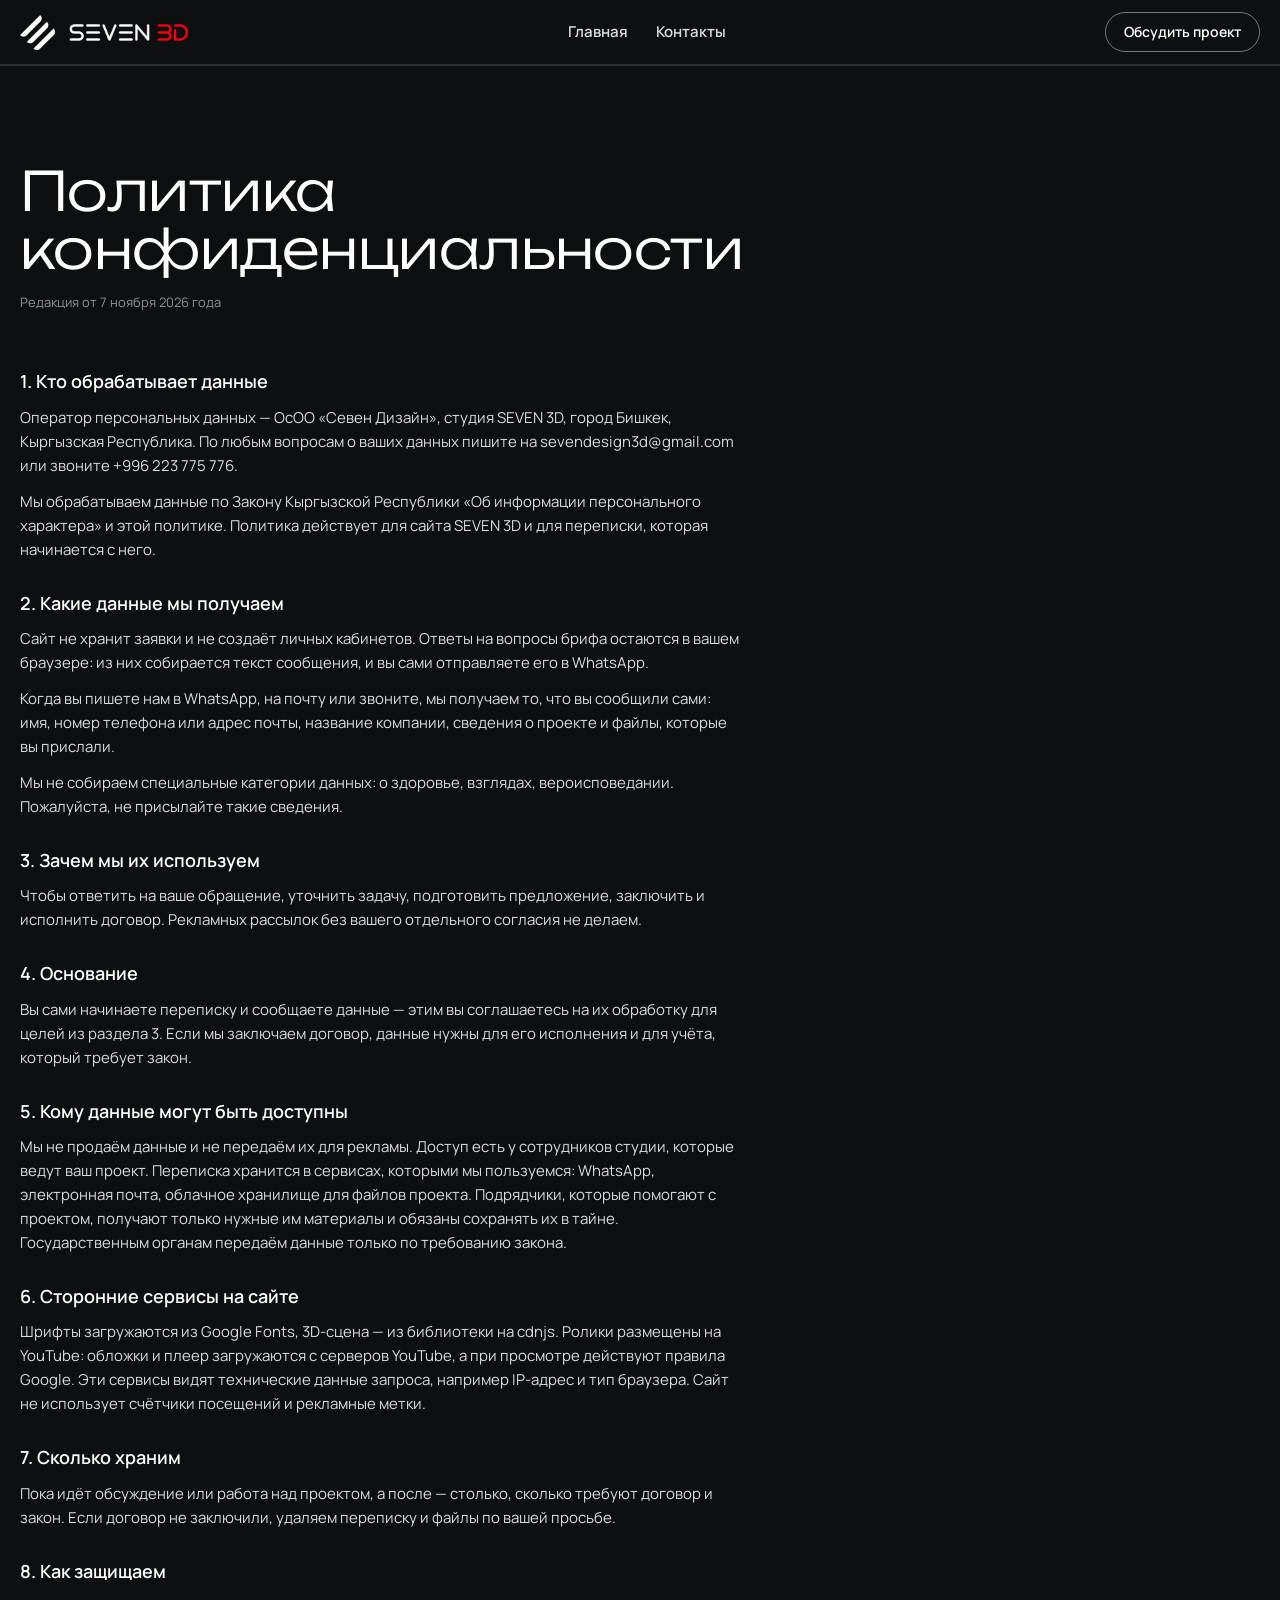
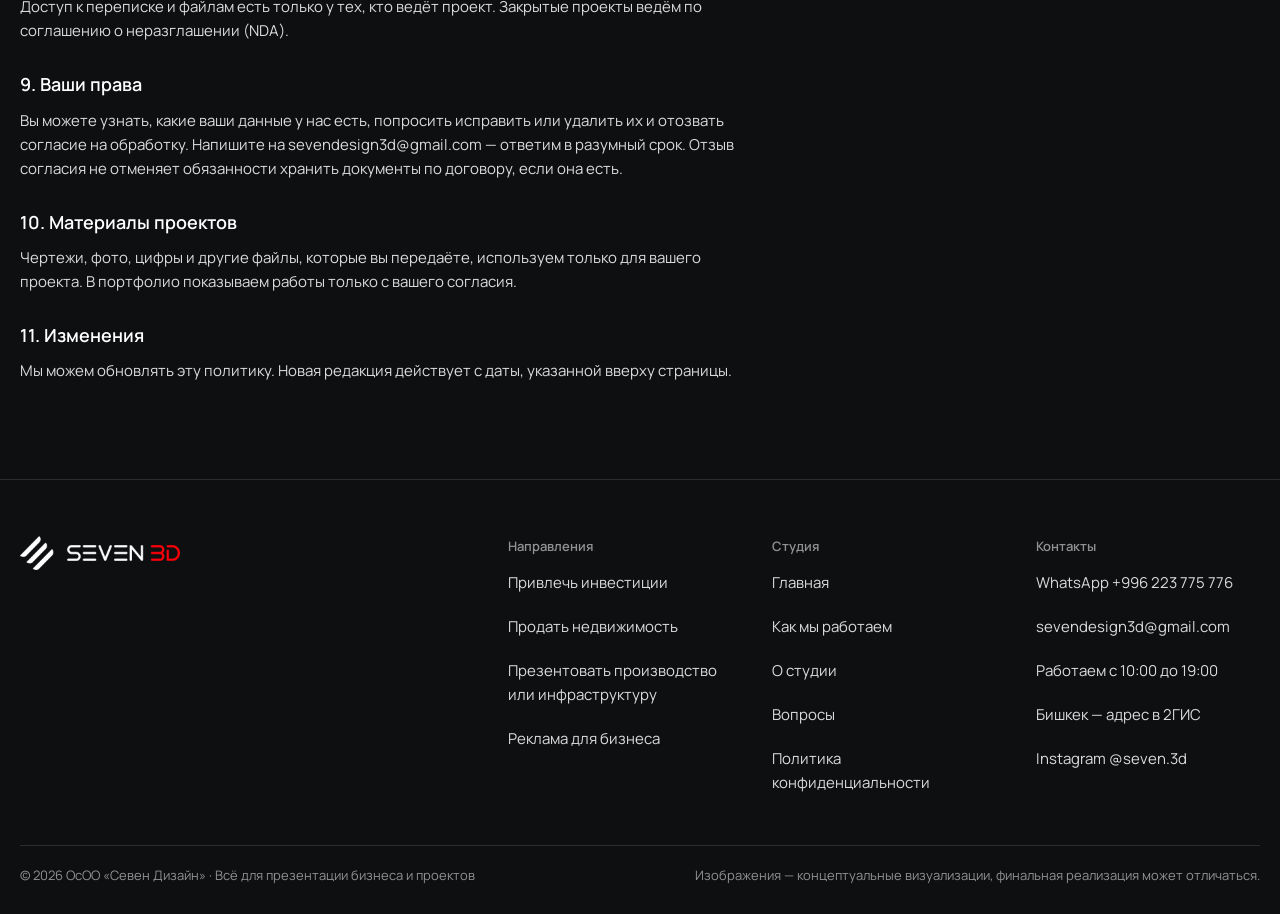
<file: politika.html>
<!doctype html>
<html lang="ru">
<head>
<meta charset="utf-8">
<meta name="robots" content="noindex, nofollow">
<meta name="viewport" content="width=device-width, initial-scale=1, viewport-fit=cover">
<title>Политика конфиденциальности — SEVEN 3D</title>
<meta name="claude:viewport-fit-sides" content="cover">
<meta name="description" content="Как SEVEN 3D обрабатывает данные из заявок с сайта.">
<meta property="og:type" content="website">
<meta property="og:locale" content="ru_RU">
<meta property="og:title" content="Политика конфиденциальности — SEVEN 3D">
<meta property="og:image" content="https://seven3d.kg/assets/img/og.jpg">
<meta property="og:image:width" content="1200">
<meta property="og:image:height" content="630">
<meta name="twitter:card" content="summary_large_image">
<meta property="og:description" content="Как SEVEN 3D обрабатывает данные из заявок с сайта.">
<meta name="theme-color" content="#0e0f11">
<link rel="icon" type="image/png" href="assets/img/sign-white.png">
<link rel="preconnect" href="https://fonts.googleapis.com">
<link rel="preconnect" href="https://fonts.gstatic.com" crossorigin>
<link rel="stylesheet" href="https://fonts.googleapis.com/css2?family=JetBrains+Mono:wght@400&amp;family=Manrope:wght@400;600&amp;family=Unbounded:wght@300;400&amp;display=swap">
<link rel="stylesheet" href="assets/site.css">
<script>addEventListener("pagereveal",function(e){var v=e.viewTransition;if(v){v.ready.catch(function(){});v.finished.catch(function(){});}});</script>
</head>
<body>
<a class="skip" href="#main">Перейти к содержанию</a>
<div class="page" lang="ru" data-page="politika" data-build="site">

<header class="top">
<div class="wrap top-in">
<a class="logo" href="index.html" aria-label="SEVEN 3D — на главную"><img src="assets/img/logo.png" alt="SEVEN 3D" width="160" height="32"></a>
<nav class="nav" aria-label="Разделы">

<a href="index.html">Главная</a>
<a href="index.html#contacts">Контакты</a>

</nav>
<div class="top-cta">
<a class="btn btn-o top-btn" href="index.html#brief">Обсудить проект</a>
<button class="burger" type="button" aria-label="Меню" aria-expanded="false" aria-controls="menu"><svg class="ico" viewBox="0 0 24 24" aria-hidden="true"><path class="b-open" d="M4 7h16M4 12h16M4 17h16"></path><path class="b-close" d="M6 6l12 12M18 6L6 18"></path></svg></button>
</div>
</div>
<nav class="menu" id="menu" aria-label="Меню" hidden>
<div class="wrap">
<p class="menu-h">Направления</p>
<a href="investicii.html">Привлечь инвестиции</a>
<a href="nedvizhimost.html">Продать недвижимость</a>
<a href="proizvodstvo.html">Презентовать производство или инфраструктуру</a>
<a href="reklama.html">Реклама для бизнеса</a>
<p class="menu-h">Студия</p>
<a href="index.html">Главная</a>
<a href="index.html#brief">Обсудить проект</a>
<a href="https://wa.me/996223775776" target="_blank" rel="noopener">WhatsApp +996 223 775 776</a>
</div>
</nav>
</header>

<main id="main">

<section class="sec legal">
<div class="wrap">
<div class="head">
<h1 class="d2">Политика конфиденциальности</h1>
<p class="small">Редакция от 7 ноября 2026 года</p>
</div>
<div class="legal-body">
<h2 class="h3">1. Кто обрабатывает данные</h2>
<p class="txt">Оператор персональных данных — ОсОО «Севен Дизайн», студия SEVEN 3D, город Бишкек, Кыргызская Республика. По любым вопросам о ваших данных пишите на sevendesign3d@gmail.com или звоните +996 223 775 776.</p>
<p class="txt">Мы обрабатываем данные по Закону Кыргызской Республики «Об информации персонального характера» и этой политике. Политика действует для сайта SEVEN 3D и для переписки, которая начинается с него.</p>

<h2 class="h3">2. Какие данные мы получаем</h2>
<p class="txt">Сайт не хранит заявки и не создаёт личных кабинетов. Ответы на вопросы брифа остаются в вашем браузере: из них собирается текст сообщения, и вы сами отправляете его в WhatsApp.</p>
<p class="txt">Когда вы пишете нам в WhatsApp, на почту или звоните, мы получаем то, что вы сообщили сами: имя, номер телефона или адрес почты, название компании, сведения о проекте и файлы, которые вы прислали.</p>
<p class="txt">Мы не собираем специальные категории данных: о здоровье, взглядах, вероисповедании. Пожалуйста, не присылайте такие сведения.</p>

<h2 class="h3">3. Зачем мы их используем</h2>
<p class="txt">Чтобы ответить на ваше обращение, уточнить задачу, подготовить предложение, заключить и исполнить договор. Рекламных рассылок без вашего отдельного согласия не делаем.</p>

<h2 class="h3">4. Основание</h2>
<p class="txt">Вы сами начинаете переписку и сообщаете данные — этим вы соглашаетесь на их обработку для целей из раздела 3. Если мы заключаем договор, данные нужны для его исполнения и для учёта, который требует закон.</p>

<h2 class="h3">5. Кому данные могут быть доступны</h2>
<p class="txt">Мы не продаём данные и не передаём их для рекламы. Доступ есть у сотрудников студии, которые ведут ваш проект. Переписка хранится в сервисах, которыми мы пользуемся: WhatsApp, электронная почта, облачное хранилище для файлов проекта. Подрядчики, которые помогают с проектом, получают только нужные им материалы и обязаны сохранять их в тайне. Государственным органам передаём данные только по требованию закона.</p>

<h2 class="h3">6. Сторонние сервисы на сайте</h2>
<p class="txt">Шрифты загружаются из Google Fonts, 3D-сцена — из библиотеки на cdnjs. Ролики размещены на YouTube: обложки и плеер загружаются с серверов YouTube, а при просмотре действуют правила Google. Эти сервисы видят технические данные запроса, например IP-адрес и тип браузера. Сайт не использует счётчики посещений и рекламные метки.</p>

<h2 class="h3">7. Сколько храним</h2>
<p class="txt">Пока идёт обсуждение или работа над проектом, а после — столько, сколько требуют договор и закон. Если договор не заключили, удаляем переписку и файлы по вашей просьбе.</p>

<h2 class="h3">8. Как защищаем</h2>
<p class="txt">Доступ к переписке и файлам есть только у тех, кто ведёт проект. Закрытые проекты ведём по соглашению о неразглашении (NDA).</p>

<h2 class="h3">9. Ваши права</h2>
<p class="txt">Вы можете узнать, какие ваши данные у нас есть, попросить исправить или удалить их и отозвать согласие на обработку. Напишите на sevendesign3d@gmail.com — ответим в разумный срок. Отзыв согласия не отменяет обязанности хранить документы по договору, если она есть.</p>

<h2 class="h3">10. Материалы проектов</h2>
<p class="txt">Чертежи, фото, цифры и другие файлы, которые вы передаёте, используем только для вашего проекта. В портфолио показываем работы только с вашего согласия.</p>

<h2 class="h3">11. Изменения</h2>
<p class="txt">Мы можем обновлять эту политику. Новая редакция действует с даты, указанной вверху страницы.</p>
</div>
</div>
</section>

</main>

<footer class="ftr">
<div class="wrap">
<div class="ftr-grid">
<div class="ftr-brand">
<img src="assets/img/logo.png" alt="SEVEN 3D" width="160" height="32">
</div>
<nav class="ftr-col" aria-label="Направления">
<p class="ftr-h">Направления</p>
<a href="investicii.html">Привлечь инвестиции</a>
<a href="nedvizhimost.html">Продать недвижимость</a>
<a href="proizvodstvo.html">Презентовать производство или инфраструктуру</a>
<a href="reklama.html">Реклама для бизнеса</a>
</nav>
<nav class="ftr-col" aria-label="Студия">
<p class="ftr-h">Студия</p>
<a href="index.html">Главная</a>
<a href="index.html#process">Как мы работаем</a>
<a href="index.html#about">О студии</a>
<a href="index.html#faq">Вопросы</a>
<a href="politika.html">Политика конфиденциальности</a>
</nav>
<div class="ftr-col">
<p class="ftr-h">Контакты</p>
<a href="https://wa.me/996223775776" target="_blank" rel="noopener">WhatsApp +996 223 775 776</a>
<a href="mailto:sevendesign3d@gmail.com">sevendesign3d@gmail.com</a>
<span>Работаем с 10:00 до 19:00</span>
<a href="https://go.2gis.com/CwyKy" target="_blank" rel="noopener">Бишкек — адрес в 2ГИС</a>
<a href="https://instagram.com/seven.3d" target="_blank" rel="noopener">Instagram @seven.3d</a>
</div>
</div>
<div class="ftr-bot">
<p class="small">© 2026 ОсОО «Севен Дизайн» · Всё для презентации бизнеса и проектов</p>
<p class="small">Изображения — концептуальные визуализации, финальная реализация может отличаться.</p>
</div>
</div>
</footer>

</div>

<div class="mbar" data-mbar>
<a class="btn btn-w" href="index.html#brief">Обсудить проект</a>
<a class="btn btn-o" href="https://wa.me/996223775776?text=%D0%97%D0%B4%D1%80%D0%B0%D0%B2%D1%81%D1%82%D0%B2%D1%83%D0%B9%D1%82%D0%B5.%20%D0%A5%D0%BE%D1%87%D1%83%20%D0%BE%D0%B1%D1%81%D1%83%D0%B4%D0%B8%D1%82%D1%8C%20%D0%BF%D1%80%D0%BE%D0%B5%D0%BA%D1%82." target="_blank" rel="noopener"><svg class="ico" viewBox="0 0 24 24" aria-hidden="true"><path d="M20 11.5a8 8 0 0 1-11.8 7L4 20l1.5-4.1A8 8 0 1 1 20 11.5z"></path></svg>WhatsApp</a>
</div>


<script>window.SEVEN_BRIEF = {"phone": "996223775776", "phoneHuman": "+996 223 775 776", "hours": "с 10:00 до 19:00", "stats": {"projects": ["450+", "проектов с 2019 года"], "videos": ["67", "инвест-роликов"]}, "goals": [["invest", "Привлечь инвестиции"], ["estate", "Продать недвижимость"], ["industry", "Презентовать производство или инфраструктуру"], ["ads", "Реклама для бизнеса"], ["unknown", "Пока не знаю"]], "services": {"invest": [["invest-pdf", "Презентация для инвестора"], ["invest-video", "Инвест-ролик"], ["invest-viz", "3D-визуализация проекта"], ["invest-model", "Бизнес-проект и финмодель"], ["invest-pack", "Пакет: Инвестпроект под ключ"]], "estate": [["estate-viz", "3D-визуализация ЖК"], ["estate-video", "3D-ролик о ЖК"], ["estate-unreal", "Интерактивная 3D-программа ЖК"], ["estate-vr", "VR-прогулка по квартире"], ["estate-tour", "360°-тур по шоуруму"], ["estate-site", "3D-сайт с выбором квартир"], ["estate-pack", "Пакет: Запуск продаж"]], "industry": [["industry-process", "Ролик об объекте"], ["industry-screen", "Интерактивный экран"], ["industry-tour", "VR и 360°-тур по объекту"], ["industry-pdf", "Презентация компании"], ["industry-pack", "Пакет: Цифровая презентация"]], "ads": [["ads-image", "Презентационный ролик о компании"], ["ads-vfx", "Рекламный ролик с 3D-эффектами"], ["ads-ai", "AI-ролики для соцсетей"], ["ads-web", "Интерактивные 3D-сайты для бизнеса"], ["ads-pack", "Пакет: Контент по подписке"]]}, "extra": {"ads-web": {"dir": "ads", "service": "Интерактивные 3D-сайты для бизнеса", "brief": [{"id": "show", "q": "Что показать на сайте?", "m": "Показать", "type": "many", "opts": [["prod", "Продукт или товар"], ["plant", "Производство или объект"], ["estate", "Недвижимость"], ["other", "Другое"]]}, {"id": "have", "q": "Что уже есть?", "m": "Исходные материалы", "type": "many", "opts": [["o1", "3D-модели или чертежи"], ["o2", "Фото и видео"], ["o3", "Действующий сайт"], ["o4", "Пока ничего", "only"]]}]}, "ads-image": {"dir": "ads", "service": "Презентационный ролик о компании", "brief": [{"id": "biz", "q": "Что за компания?", "m": "Компания", "type": "one", "opts": [["prod", "Производство"], ["trade", "Торговля"], ["service", "Услуги"], ["build", "Строительство и недвижимость"], ["food", "Кафе или ресторан"], ["other", "Другое"]]}, {"id": "where", "q": "Где покажем ролик?", "m": "Площадки", "type": "many", "opts": [["o1", "Instagram и TikTok"], ["o2", "YouTube"], ["o3", "Сайт"], ["o4", "Выставки и встречи"]]}]}, "ads-pack": {"dir": "ads", "service": "Пакет: Контент по подписке", "brief": [{"id": "biz", "q": "Что за бизнес?", "m": "Бизнес", "type": "one", "opts": [["food", "Кафе или ресторан"], ["shop", "Магазин или товар"], ["service", "Услуги"], ["estate", "Недвижимость"], ["other", "Другое"]]}, {"id": "need", "q": "Что нужно каждый месяц?", "m": "Каждый месяц", "type": "many", "opts": [["o1", "Ролики со съёмкой"], ["o2", "AI-ролики"], ["o3", "Сторис"], ["o4", "Пока не знаю", "only"]]}]}}, "generic": {"invest": [{"id": "kind", "q": "Что за проект?", "m": "Проект", "type": "one", "opts": [["rest", "Зона отдыха или глэмпинг"], ["hotel", "Гостиница или курорт"], ["house", "Жилой комплекс или посёлок"], ["prod", "Производство или агро"], ["trade", "Торговля или услуги"], ["other", "Другое"]]}, {"id": "stage", "q": "На какой стадии проект?", "m": "Стадия", "type": "one", "opts": [["o1", "Идея"], ["o2", "Есть участок"], ["o3", "Есть проект и разрешения"], ["o4", "Уже строится или работает"]]}], "estate": [{"id": "kind", "q": "Что за объект?", "m": "Объект", "type": "one", "opts": [["complex", "Жилой комплекс"], ["village", "Коттеджный посёлок"], ["town", "Таунхаусы"], ["resort", "Апартаменты или курорт"], ["comm", "Коммерческая недвижимость"]]}, {"id": "have", "q": "Что уже есть?", "m": "Исходные материалы", "type": "many", "opts": [["o1", "Чертежи и планировки"], ["o2", "3D-модель"], ["o3", "Генплан"], ["o4", "Фото участка"], ["o5", "Пока ничего", "only"]]}], "industry": [{"id": "kind", "q": "Что за объект?", "m": "Объект", "type": "one", "opts": [["plant", "Завод или цех"], ["wh", "Склад и логистика"], ["energy", "Энергетика"], ["agro", "Агро"], ["infra", "Инфраструктура"], ["other", "Другое"]]}, {"id": "show", "by": "kind", "vars": {"plant": {"id": "show", "q": "Что важно показать?", "m": "Показать", "type": "many", "opts": [["o1", "Процесс производства"], ["o2", "Оборудование"], ["o3", "Продукцию"], ["o4", "Безопасность"], ["o5", "Масштаб"]]}, "wh": {"id": "show", "q": "Что важно показать?", "m": "Показать", "type": "many", "opts": [["o1", "Складскую систему"], ["o2", "Логистику"], ["o3", "Технику"], ["o4", "Масштаб"]]}, "energy": {"id": "show", "q": "Что важно показать?", "m": "Показать", "type": "many", "opts": [["o1", "Как устроена станция"], ["o2", "Процесс"], ["o3", "Безопасность"], ["o4", "Масштаб"]]}, "agro": {"id": "show", "q": "Что важно показать?", "m": "Показать", "type": "many", "opts": [["o1", "Теплицы или поля"], ["o2", "Переработку"], ["o3", "Продукцию"], ["o4", "Технику"]]}, "infra": {"id": "show", "q": "Что важно показать?", "m": "Показать", "type": "many", "opts": [["o1", "Как устроен объект"], ["o2", "Строительство"], ["o3", "Эксплуатацию"], ["o4", "Масштаб"]]}, "other": {"id": "show", "q": "Что важно показать?", "m": "Показать", "type": "many", "opts": [["o1", "Объект"], ["o2", "Процесс"], ["o3", "Продукцию"], ["o4", "Команду"]]}}}], "ads": [{"id": "biz", "q": "Что рекламируем?", "m": "Рекламируем", "type": "one", "opts": [["food", "Кафе или ресторан"], ["shop", "Магазин или товар"], ["service", "Услугу"], ["estate", "Недвижимость"], ["event", "Мероприятие"], ["other", "Другое"]]}, {"id": "where", "q": "Где покажем ролик?", "m": "Площадки", "type": "many", "opts": [["o1", "Reels"], ["o2", "TikTok"], ["o3", "Stories"], ["o4", "YouTube"], ["o5", "Сайт"]]}], "unknown": [{"id": "have", "q": "Что у вас уже есть?", "m": "У нас уже есть", "type": "many", "opts": [["o1", "Идея"], ["o2", "Участок"], ["o3", "Проект или чертежи"], ["o4", "Работающий бизнес"], ["o5", "Фото и видео"]]}]}, "when": {"id": "when", "q": "Когда нужен результат?", "m": "Срок", "type": "one", "opts": [["normal", "1–3 месяца"], ["urgent", "Очень срочно"]]}, "fields": {"default": [["name", "Как к вам обращаться — по желанию", "Айбек", "Меня зовут"], ["place", "Где находится объект — по желанию", "Город или район", "Объект находится"]], "ads": [["name", "Как к вам обращаться — по желанию", "Айбек", "Меня зовут"], ["place", "Название бизнеса или Instagram — по желанию", "@ваш_аккаунт", "Бизнес"]]}};</script>
<script type="application/json" id="works-data">{"beta1": {"id": "beta1", "kind": "img", "cat": "3D-визуализация", "title": "Жилой комплекс с торговой галереей", "sub": "3D-визуализация · фасад и улица", "goal": "Продать недвижимость", "svc": "3D-визуализация ЖК", "price": "Расчёт под задачу", "about": "Фотореалистичные фасады, двор и территория комплекса до начала стройки.", "href": "nedvizhimost.html#s-viz", "pick": "estate-viz", "wa": "https://wa.me/996223775776?text=%D0%97%D0%B4%D1%80%D0%B0%D0%B2%D1%81%D1%82%D0%B2%D1%83%D0%B9%D1%82%D0%B5.%20%D0%98%D0%BD%D1%82%D0%B5%D1%80%D0%B5%D1%81%D1%83%D0%B5%D1%82%20%D0%BF%D0%BE%D1%85%D0%BE%D0%B6%D0%B8%D0%B9%20%D0%BF%D1%80%D0%BE%D0%B5%D0%BA%D1%82%3A%20%D0%96%D0%B8%D0%BB%D0%BE%D0%B9%20%D0%BA%D0%BE%D0%BC%D0%BF%D0%BB%D0%B5%D0%BA%D1%81%20%D1%81%20%D1%82%D0%BE%D1%80%D0%B3%D0%BE%D0%B2%D0%BE%D0%B9%20%D0%B3%D0%B0%D0%BB%D0%B5%D1%80%D0%B5%D0%B5%D0%B9%20%E2%80%94%203D-%D0%B2%D0%B8%D0%B7%D1%83%D0%B0%D0%BB%D0%B8%D0%B7%D0%B0%D1%86%D0%B8%D1%8F%20%C2%B7%20%D1%84%D0%B0%D1%81%D0%B0%D0%B4%20%D0%B8%20%D1%83%D0%BB%D0%B8%D1%86%D0%B0", "src": "assets/img/work/beta-1.jpg", "poster": "assets/img/work/beta-1-s.jpg", "yt": null, "url": null, "embed": true}, "barcelona": {"id": "barcelona", "kind": "yt", "cat": "Видеоролик", "title": "ЖК «Барселона»", "sub": "3D-ролик о жилом комплексе", "goal": "Продать недвижимость", "svc": "3D-ролик о проекте", "price": "от $2 000", "about": "Анимационный ролик: пролёт над комплексом, двор, инфраструктура района, виды из окон.", "href": "nedvizhimost.html#s-video", "pick": "estate-video", "wa": "https://wa.me/996223775776?text=%D0%97%D0%B4%D1%80%D0%B0%D0%B2%D1%81%D1%82%D0%B2%D1%83%D0%B9%D1%82%D0%B5.%20%D0%98%D0%BD%D1%82%D0%B5%D1%80%D0%B5%D1%81%D1%83%D0%B5%D1%82%20%D0%BF%D0%BE%D1%85%D0%BE%D0%B6%D0%B8%D0%B9%20%D0%BF%D1%80%D0%BE%D0%B5%D0%BA%D1%82%3A%20%D0%96%D0%9A%20%C2%AB%D0%91%D0%B0%D1%80%D1%81%D0%B5%D0%BB%D0%BE%D0%BD%D0%B0%C2%BB%20%E2%80%94%203D-%D1%80%D0%BE%D0%BB%D0%B8%D0%BA%20%D0%BE%20%D0%B6%D0%B8%D0%BB%D0%BE%D0%BC%20%D0%BA%D0%BE%D0%BC%D0%BF%D0%BB%D0%B5%D0%BA%D1%81%D0%B5", "src": null, "poster": "https://i.ytimg.com/vi/VXtAcs-kDCc/maxresdefault.jpg", "yt": "VXtAcs-kDCc", "url": null, "embed": true}, "olivo": {"id": "olivo", "kind": "yt", "cat": "Видеоролик", "title": "Olivo Park Residence", "sub": "3D-ролик о жилом комплексе", "goal": "Продать недвижимость", "svc": "3D-ролик о проекте", "price": "от $2 000", "about": "Анимационный ролик: пролёт над комплексом, двор, инфраструктура района, виды из окон.", "href": "nedvizhimost.html#s-video", "pick": "estate-video", "wa": "https://wa.me/996223775776?text=%D0%97%D0%B4%D1%80%D0%B0%D0%B2%D1%81%D1%82%D0%B2%D1%83%D0%B9%D1%82%D0%B5.%20%D0%98%D0%BD%D1%82%D0%B5%D1%80%D0%B5%D1%81%D1%83%D0%B5%D1%82%20%D0%BF%D0%BE%D1%85%D0%BE%D0%B6%D0%B8%D0%B9%20%D0%BF%D1%80%D0%BE%D0%B5%D0%BA%D1%82%3A%20Olivo%20Park%20Residence%20%E2%80%94%203D-%D1%80%D0%BE%D0%BB%D0%B8%D0%BA%20%D0%BE%20%D0%B6%D0%B8%D0%BB%D0%BE%D0%BC%20%D0%BA%D0%BE%D0%BC%D0%BF%D0%BB%D0%B5%D0%BA%D1%81%D0%B5", "src": null, "poster": "https://i.ytimg.com/vi/m8_0rWgHDRo/maxresdefault.jpg", "yt": "m8_0rWgHDRo", "url": null, "embed": true}, "ue-main": {"id": "ue-main", "kind": "yt", "cat": "Интерактив", "title": "Интерактив на Unreal Engine", "sub": "Выбор квартиры · сенсорный экран", "goal": "Продать недвижимость", "svc": "Выбор квартиры на Unreal Engine", "price": "Расчёт под задачу", "about": "Интерактив, в котором покупатель выбирает корпус, этаж и квартиру, свободно ходит по ней, меняет отделку и время суток.", "href": "nedvizhimost.html#s-unreal", "pick": "estate-unreal", "wa": "https://wa.me/996223775776?text=%D0%97%D0%B4%D1%80%D0%B0%D0%B2%D1%81%D1%82%D0%B2%D1%83%D0%B9%D1%82%D0%B5.%20%D0%98%D0%BD%D1%82%D0%B5%D1%80%D0%B5%D1%81%D1%83%D0%B5%D1%82%20%D0%BF%D0%BE%D1%85%D0%BE%D0%B6%D0%B8%D0%B9%20%D0%BF%D1%80%D0%BE%D0%B5%D0%BA%D1%82%3A%20%D0%98%D0%BD%D1%82%D0%B5%D1%80%D0%B0%D0%BA%D1%82%D0%B8%D0%B2%20%D0%BD%D0%B0%20Unreal%20Engine%20%E2%80%94%20%D0%92%D1%8B%D0%B1%D0%BE%D1%80%20%D0%BA%D0%B2%D0%B0%D1%80%D1%82%D0%B8%D1%80%D1%8B%20%C2%B7%20%D1%81%D0%B5%D0%BD%D1%81%D0%BE%D1%80%D0%BD%D1%8B%D0%B9%20%D1%8D%D0%BA%D1%80%D0%B0%D0%BD", "src": null, "poster": "https://i.ytimg.com/vi/fGs0cbWyBOY/maxresdefault.jpg", "yt": "fGs0cbWyBOY", "url": null, "embed": true}, "beta2": {"id": "beta2", "kind": "img", "cat": "3D-визуализация", "title": "Жилой комплекс с торговой галереей", "sub": "3D-визуализация · вход и благоустройство", "goal": "Продать недвижимость", "svc": "3D-визуализация ЖК", "price": "Расчёт под задачу", "about": "Фотореалистичные фасады, двор и территория комплекса до начала стройки.", "href": "nedvizhimost.html#s-viz", "pick": "estate-viz", "wa": "https://wa.me/996223775776?text=%D0%97%D0%B4%D1%80%D0%B0%D0%B2%D1%81%D1%82%D0%B2%D1%83%D0%B9%D1%82%D0%B5.%20%D0%98%D0%BD%D1%82%D0%B5%D1%80%D0%B5%D1%81%D1%83%D0%B5%D1%82%20%D0%BF%D0%BE%D1%85%D0%BE%D0%B6%D0%B8%D0%B9%20%D0%BF%D1%80%D0%BE%D0%B5%D0%BA%D1%82%3A%20%D0%96%D0%B8%D0%BB%D0%BE%D0%B9%20%D0%BA%D0%BE%D0%BC%D0%BF%D0%BB%D0%B5%D0%BA%D1%81%20%D1%81%20%D1%82%D0%BE%D1%80%D0%B3%D0%BE%D0%B2%D0%BE%D0%B9%20%D0%B3%D0%B0%D0%BB%D0%B5%D1%80%D0%B5%D0%B5%D0%B9%20%E2%80%94%203D-%D0%B2%D0%B8%D0%B7%D1%83%D0%B0%D0%BB%D0%B8%D0%B7%D0%B0%D1%86%D0%B8%D1%8F%20%C2%B7%20%D0%B2%D1%85%D0%BE%D0%B4%20%D0%B8%20%D0%B1%D0%BB%D0%B0%D0%B3%D0%BE%D1%83%D1%81%D1%82%D1%80%D0%BE%D0%B9%D1%81%D1%82%D0%B2%D0%BE", "src": "assets/img/work/beta-2.jpg", "poster": "assets/img/work/beta-2-s.jpg", "yt": null, "url": null, "embed": true}, "ue-pick": {"id": "ue-pick", "kind": "yt", "cat": "Интерактив", "title": "Выбор квартиры на Unreal Engine", "sub": "Запись экрана", "goal": "Продать недвижимость", "svc": "Выбор квартиры на Unreal Engine", "price": "Расчёт под задачу", "about": "Интерактив, в котором покупатель выбирает корпус, этаж и квартиру, свободно ходит по ней, меняет отделку и время суток.", "href": "nedvizhimost.html#s-unreal", "pick": "estate-unreal", "wa": "https://wa.me/996223775776?text=%D0%97%D0%B4%D1%80%D0%B0%D0%B2%D1%81%D1%82%D0%B2%D1%83%D0%B9%D1%82%D0%B5.%20%D0%98%D0%BD%D1%82%D0%B5%D1%80%D0%B5%D1%81%D1%83%D0%B5%D1%82%20%D0%BF%D0%BE%D1%85%D0%BE%D0%B6%D0%B8%D0%B9%20%D0%BF%D1%80%D0%BE%D0%B5%D0%BA%D1%82%3A%20%D0%92%D1%8B%D0%B1%D0%BE%D1%80%20%D0%BA%D0%B2%D0%B0%D1%80%D1%82%D0%B8%D1%80%D1%8B%20%D0%BD%D0%B0%20Unreal%20Engine%20%E2%80%94%20%D0%97%D0%B0%D0%BF%D0%B8%D1%81%D1%8C%20%D1%8D%D0%BA%D1%80%D0%B0%D0%BD%D0%B0", "src": null, "poster": "https://i.ytimg.com/vi/s7uMouA5F6g/maxresdefault.jpg", "yt": "s7uMouA5F6g", "url": null, "embed": true}, "ue-walk": {"id": "ue-walk", "kind": "yt", "cat": "Интерактив", "title": "Прогулка внутри интерьера", "sub": "Unreal Engine", "goal": "Продать недвижимость", "svc": "VR-прогулка по квартире", "price": "от $13 за м²", "about": "Свободная прогулка по будущей квартире или дому, в том числе в VR-шлеме.", "href": "nedvizhimost.html#s-vr", "pick": "estate-vr", "wa": "https://wa.me/996223775776?text=%D0%97%D0%B4%D1%80%D0%B0%D0%B2%D1%81%D1%82%D0%B2%D1%83%D0%B9%D1%82%D0%B5.%20%D0%98%D0%BD%D1%82%D0%B5%D1%80%D0%B5%D1%81%D1%83%D0%B5%D1%82%20%D0%BF%D0%BE%D1%85%D0%BE%D0%B6%D0%B8%D0%B9%20%D0%BF%D1%80%D0%BE%D0%B5%D0%BA%D1%82%3A%20%D0%9F%D1%80%D0%BE%D0%B3%D1%83%D0%BB%D0%BA%D0%B0%20%D0%B2%D0%BD%D1%83%D1%82%D1%80%D0%B8%20%D0%B8%D0%BD%D1%82%D0%B5%D1%80%D1%8C%D0%B5%D1%80%D0%B0%20%E2%80%94%20Unreal%20Engine", "src": null, "poster": "https://i.ytimg.com/vi/XkFXLOET-vk/maxresdefault.jpg", "yt": "XkFXLOET-vk", "url": null, "embed": true}, "zhk3": {"id": "zhk3", "kind": "yt", "cat": "Видеоролик", "title": "3D-ролик о жилом комплексе", "sub": "Пролёт над комплексом и двором", "goal": "Продать недвижимость", "svc": "3D-ролик о проекте", "price": "от $2 000", "about": "Анимационный ролик: пролёт над комплексом, двор, инфраструктура района, виды из окон.", "href": "nedvizhimost.html#s-video", "pick": "estate-video", "wa": "https://wa.me/996223775776?text=%D0%97%D0%B4%D1%80%D0%B0%D0%B2%D1%81%D1%82%D0%B2%D1%83%D0%B9%D1%82%D0%B5.%20%D0%98%D0%BD%D1%82%D0%B5%D1%80%D0%B5%D1%81%D1%83%D0%B5%D1%82%20%D0%BF%D0%BE%D1%85%D0%BE%D0%B6%D0%B8%D0%B9%20%D0%BF%D1%80%D0%BE%D0%B5%D0%BA%D1%82%3A%203D-%D1%80%D0%BE%D0%BB%D0%B8%D0%BA%20%D0%BE%20%D0%B6%D0%B8%D0%BB%D0%BE%D0%BC%20%D0%BA%D0%BE%D0%BC%D0%BF%D0%BB%D0%B5%D0%BA%D1%81%D0%B5%20%E2%80%94%20%D0%9F%D1%80%D0%BE%D0%BB%D1%91%D1%82%20%D0%BD%D0%B0%D0%B4%20%D0%BA%D0%BE%D0%BC%D0%BF%D0%BB%D0%B5%D0%BA%D1%81%D0%BE%D0%BC%20%D0%B8%20%D0%B4%D0%B2%D0%BE%D1%80%D0%BE%D0%BC", "src": null, "poster": "https://i.ytimg.com/vi/PXs4_11Tcj0/maxresdefault.jpg", "yt": "PXs4_11Tcj0", "url": null, "embed": true}, "proc1": {"id": "proc1", "kind": "yt", "cat": "Видеоролик", "title": "Ролик об объекте", "sub": "3D-анимация объекта и процесса", "goal": "Презентовать производство или инфраструктуру", "svc": "Ролик об объекте", "price": "$800–5 000", "about": "Ролик с графикой или 3D-анимацией: как устроен объект, как идёт процесс, какие результаты.", "href": "proizvodstvo.html#s-process", "pick": "industry-process", "wa": "https://wa.me/996223775776?text=%D0%97%D0%B4%D1%80%D0%B0%D0%B2%D1%81%D1%82%D0%B2%D1%83%D0%B9%D1%82%D0%B5.%20%D0%98%D0%BD%D1%82%D0%B5%D1%80%D0%B5%D1%81%D1%83%D0%B5%D1%82%20%D0%BF%D0%BE%D1%85%D0%BE%D0%B6%D0%B8%D0%B9%20%D0%BF%D1%80%D0%BE%D0%B5%D0%BA%D1%82%3A%20%D0%A0%D0%BE%D0%BB%D0%B8%D0%BA%20%D0%BE%D0%B1%20%D0%BE%D0%B1%D1%8A%D0%B5%D0%BA%D1%82%D0%B5%20%E2%80%94%203D-%D0%B0%D0%BD%D0%B8%D0%BC%D0%B0%D1%86%D0%B8%D1%8F%20%D0%BE%D0%B1%D1%8A%D0%B5%D0%BA%D1%82%D0%B0%20%D0%B8%20%D0%BF%D1%80%D0%BE%D1%86%D0%B5%D1%81%D1%81%D0%B0", "src": null, "poster": "https://i.ytimg.com/vi/Szksp4LDAuA/maxresdefault.jpg", "yt": "Szksp4LDAuA", "url": null, "embed": true}, "screen1": {"id": "screen1", "kind": "yt", "cat": "Интерактив", "title": "Интерактивный экран", "sub": "Unreal Engine · выставка и шоурум", "goal": "Презентовать производство или инфраструктуру", "svc": "Интерактивный экран", "price": "Расчёт под задачу", "about": "Программа для экрана на выставке, в шоуруме или в офисе: гость сам нажимает и смотрит процессы, оборудование и продукцию.", "href": "proizvodstvo.html#s-screen", "pick": "industry-screen", "wa": "https://wa.me/996223775776?text=%D0%97%D0%B4%D1%80%D0%B0%D0%B2%D1%81%D1%82%D0%B2%D1%83%D0%B9%D1%82%D0%B5.%20%D0%98%D0%BD%D1%82%D0%B5%D1%80%D0%B5%D1%81%D1%83%D0%B5%D1%82%20%D0%BF%D0%BE%D1%85%D0%BE%D0%B6%D0%B8%D0%B9%20%D0%BF%D1%80%D0%BE%D0%B5%D0%BA%D1%82%3A%20%D0%98%D0%BD%D1%82%D0%B5%D1%80%D0%B0%D0%BA%D1%82%D0%B8%D0%B2%20%D0%B4%D0%BB%D1%8F%20%D1%81%D0%B5%D0%BD%D1%81%D0%BE%D1%80%D0%BD%D0%BE%D0%B3%D0%BE%20%D1%8D%D0%BA%D1%80%D0%B0%D0%BD%D0%B0%20%E2%80%94%20Unreal%20Engine%20%C2%B7%20%D0%B2%D1%8B%D1%81%D1%82%D0%B0%D0%B2%D0%BA%D0%B0%20%D0%B8%20%D1%88%D0%BE%D1%83%D1%80%D1%83%D0%BC", "src": null, "poster": "https://i.ytimg.com/vi/fGs0cbWyBOY/maxresdefault.jpg", "yt": "fGs0cbWyBOY", "url": null, "embed": true}, "globalhub": {"id": "globalhub", "kind": "link", "cat": "Интерактив", "title": "Global Hub", "sub": "Интерактивная презентация — откройте и пролистайте", "goal": "Привлечь инвестиции", "svc": "Презентация для инвестора", "price": "от $500", "about": "Проект, рассказанный по шагам: идея, рынок, цифры и визуал. Два формата: PDF на ~16 страниц — его показывают на встрече и отправляют письмом, и интерактивная версия — инвестор сам нажимает и смотрит карту участка, корпуса, варианты и ключевые цифры.", "href": "investicii.html#s-pdf", "pick": "invest-pdf", "wa": "https://wa.me/996223775776?text=%D0%97%D0%B4%D1%80%D0%B0%D0%B2%D1%81%D1%82%D0%B2%D1%83%D0%B9%D1%82%D0%B5.%20%D0%98%D0%BD%D1%82%D0%B5%D1%80%D0%B5%D1%81%D1%83%D0%B5%D1%82%20%D0%BF%D0%BE%D1%85%D0%BE%D0%B6%D0%B8%D0%B9%20%D0%BF%D1%80%D0%BE%D0%B5%D0%BA%D1%82%3A%20Global%20Hub%20%E2%80%94%20%D0%98%D0%BD%D1%82%D0%B5%D1%80%D0%B0%D0%BA%D1%82%D0%B8%D0%B2%D0%BD%D0%B0%D1%8F%20%D0%BF%D1%80%D0%B5%D0%B7%D0%B5%D0%BD%D1%82%D0%B0%D1%86%D0%B8%D1%8F%20%E2%80%94%20%D0%BE%D1%82%D0%BA%D1%80%D0%BE%D0%B9%D1%82%D0%B5%20%D0%B8%20%D0%BF%D1%80%D0%BE%D0%BB%D0%B8%D1%81%D1%82%D0%B0%D0%B9%D1%82%D0%B5", "src": null, "poster": "assets/img/work/globalhub.jpg", "yt": null, "url": "https://global-hub-ru.netlify.app/", "embed": true}}</script>
<script src="assets/decks.js" defer></script>
<script src="assets/deckviz.js" defer></script>
<script src="assets/site.js" defer></script>
</body>
</html>
</file>
<file: assets/site.css>
/* SEVEN 3D — сайт. Тёмная сцена: работа светится на графите; главная распределяет по направлениям; одна живая 3D-сцена на первом экране.
   Цвета и шрифты — из брендбука SEVEN 3D. Сначала телефон; шире — через container queries. */
:root{color-scheme:dark;--graphite:#0e0f11;--carbon:#16181b;--steel:#2a2d32;--light-grey:#dbdbdb;--white:#ffffff;--red:#ff0009;--dim:rgba(219,219,219,.64);--line:rgba(219,219,219,.5);--display:"Unbounded",system-ui,sans-serif;--sans:"Manrope",system-ui,sans-serif;--mono:"JetBrains Mono",ui-monospace,monospace;--gut:max(20px,env(safe-area-inset-left,0px));--gutr:max(20px,env(safe-area-inset-right,0px));--ease:cubic-bezier(.2,.7,0,1)}
*,*::before,*::after{box-sizing:border-box}
html{scroll-behavior:smooth}
body{margin:0;background:var(--graphite);color:var(--white)}
body::before{content:"";position:fixed;inset:0 0 auto;height:env(safe-area-inset-top,0px);z-index:40;background:var(--graphite)}
[hidden]{display:none!important}
.skip{position:absolute;left:-9999px;top:8px;z-index:100;padding:10px 16px;border-radius:9999px;background:var(--white);color:var(--graphite);font-weight:600}
.skip:focus{left:16px}
a{color:var(--white);text-decoration:none}
img{display:block;max-width:100%}
:focus-visible{outline:2px solid var(--white);outline-offset:3px}
@media (prefers-reduced-motion:reduce){html{scroll-behavior:auto}*,*::before,*::after{transition:none!important;animation:none!important}}

/* Основа */
.page{container:page / inline-size;background:var(--graphite);color:var(--white);font-family:var(--sans);font-size:16px;line-height:1.6;-webkit-font-smoothing:antialiased}
.wrap{width:100%;max-width:1280px;margin:0 auto;padding-left:var(--gut);padding-right:var(--gutr)}
.sec{padding:64px 0;border-top:1px solid var(--steel);scroll-margin-top:56px}
.head{display:flex;flex-direction:column;gap:14px;max-width:760px;margin-bottom:28px}
.d1,.d2,.d3{overflow-wrap:break-word}
.d1{margin:0;text-wrap:balance;font-family:var(--display);font-weight:300;font-size:36px;font-size:clamp(34px,5.4cqi,74px);line-height:1.04;letter-spacing:-.02em;color:var(--white)}
@container page (max-width:699px){.d1{font-size:clamp(30px,8.8cqi,40px)}}
.d2{margin:0;text-wrap:balance;font-family:var(--display);font-weight:300;font-size:30px;font-size:clamp(28px,4.6cqi,54px);line-height:1.08;letter-spacing:-.01em;color:var(--white)}
.d3{margin:0;text-wrap:balance;font-family:var(--display);font-weight:300;font-size:26px;font-size:clamp(24px,3.2cqi,38px);line-height:1.12;color:var(--white)}
.h3{margin:0;font-family:var(--sans);font-weight:600;font-size:18px;line-height:1.3;color:var(--white)}
.lead{margin:0;font-size:17px;line-height:1.6;color:var(--light-grey);max-width:640px}
.txt{margin:0;font-size:15px;line-height:1.6;color:var(--light-grey)}
.small{margin:0;font-size:13px;line-height:1.5;color:var(--dim)}
.tag{margin:0;font-family:var(--mono);font-size:11px;line-height:1.4;letter-spacing:.14em;text-transform:uppercase;color:var(--light-grey)}
.price{margin:0;font-family:var(--mono);font-size:14px;line-height:1.4;color:var(--white);white-space:nowrap}
.price.is-text{font-family:var(--sans);font-weight:600;white-space:normal}
.row{display:flex;flex-wrap:wrap;align-items:center;gap:10px}
.ico{width:20px;height:20px;flex:none;fill:none;stroke:currentColor;stroke-width:1.8;stroke-linecap:round;stroke-linejoin:round}
.sr{position:absolute;width:1px;height:1px;margin:-1px;padding:0;overflow:hidden;clip:rect(0 0 0 0);white-space:nowrap;border:0}

/* Кнопки и ссылки */
.btn{display:inline-flex;align-items:center;justify-content:center;gap:10px;min-height:48px;padding:12px 24px;border:1px solid transparent;border-radius:9999px;font-family:var(--sans);font-size:15px;font-weight:600;line-height:1.2;white-space:nowrap;cursor:pointer;transition:background-color .15s,border-color .15s,color .15s}
.btn .ico{width:18px;height:18px}
.btn-w{background:var(--white);color:var(--graphite)}
.btn-w:hover{background:var(--light-grey);color:var(--graphite)}
.btn-o{background:transparent;border-color:var(--line);color:var(--white)}
.btn-o:hover{border-color:var(--white);color:var(--white)}
.btn-i{width:48px;padding:0}
.link{display:inline-flex;align-items:center;gap:8px;min-height:44px;font-size:15px;font-weight:600;color:var(--white);text-decoration:underline;text-decoration-color:var(--line);text-underline-offset:5px}
.link:hover{color:var(--white);text-decoration-color:var(--white)}
.link .ico{width:18px;height:18px}
.chip{display:inline-flex;align-items:center;min-height:44px;padding:8px 14px;border:1px solid var(--line);border-radius:9999px;background:transparent;color:var(--white);font-family:var(--sans);font-size:14px;font-weight:600;line-height:1.2;white-space:nowrap;cursor:pointer}
.chip:hover{border-color:var(--white);color:var(--white)}
.chip.is-on{background:var(--white);border-color:var(--white);color:var(--graphite)}

/* Шапка */
.top{position:relative;z-index:30;background:var(--graphite);border-bottom:1px solid var(--steel)}
.top-in{display:flex;align-items:center;justify-content:space-between;gap:16px;height:64px}
.logo img{width:160px;height:auto}
.nav{display:none;gap:28px;font-size:15px;font-weight:600}
.nav a{color:var(--light-grey)}
.nav a:hover{color:var(--white)}
.top-cta{display:flex;align-items:center;gap:10px}
.top-cta .btn{display:none;min-height:40px;padding:8px 18px;font-size:14px}
.burger{display:inline-flex;align-items:center;justify-content:center;width:44px;height:44px;padding:0;border:1px solid var(--line);border-radius:9999px;background:transparent;color:var(--white);cursor:pointer}
.burger .b-close{display:none}
.burger[aria-expanded="true"] .b-open{display:none}
.burger[aria-expanded="true"] .b-close{display:inline}
.menu{border-top:1px solid var(--steel);padding-bottom:20px}
.menu .wrap{display:flex;flex-direction:column}
.menu a{padding:14px 0;border-bottom:1px solid var(--steel);font-size:17px;font-weight:600}
.menu-h{margin:16px 0 4px;font-size:13px;font-weight:600;color:var(--dim)}

/* Первый экран */
.hero-text{display:flex;flex-direction:column;gap:18px}
.choose{display:flex;flex-direction:column;gap:10px;margin-top:6px;order:3}
.hero-cta{order:4}
.proof{order:5}
.dirs{display:grid;grid-template-columns:repeat(2,minmax(0,1fr));gap:8px}
.dir{display:flex;align-items:center;justify-content:space-between;gap:8px;min-height:56px;padding:12px 14px;background:var(--carbon);border:1px solid var(--steel);border-radius:6px;font-size:15px;font-weight:600;line-height:1.25;color:var(--white)}
.dir:hover{border-color:var(--light-grey);color:var(--white)}
.dir .ico{width:18px;height:18px;color:var(--dim)}
@container page (max-width:359px){.dirs{grid-template-columns:minmax(0,1fr)}}

/* Вкладки направлений: активная — красная полоска, как текущий слайд в брендбуке */
.dtabs{position:sticky;top:env(safe-area-inset-top,0px);z-index:20;background:var(--graphite);border-top:1px solid var(--steel);border-bottom:1px solid var(--steel)}
.dtabs-in{display:flex;align-items:center;justify-content:space-between;gap:16px}
.dtabs-list{display:flex;gap:24px;overflow-x:auto;scrollbar-width:none}
/* «Ваша цель:» перед вкладками — сразу понятно, что это выбор цели; вкладки идут следом, кнопка «Обсудить проект» справа.
   Подпись видна на любом экране; если вкладки не влезают, они листаются, а край, за которым есть ещё, гаснет */
.dtabs-k{flex:none;font-size:14px;color:var(--dim);white-space:nowrap}
.dtabs-k + .dtabs-list{margin-right:auto}
.dtab{position:relative;flex:none;padding:16px 0 15px;font-size:15px;font-weight:600;color:var(--dim);white-space:nowrap}
.dtab:hover{color:var(--white)}
.dtab.is-on{color:var(--white)}
.dtab::after{content:"";position:absolute;left:0;right:0;bottom:-1px;height:3px;border-radius:9999px;background:var(--red);transform:scaleX(0);transition:transform .3s var(--ease)}
/* Одна полоска на все вкладки: её двигает прокрутка (без JS остаётся полоска под первой вкладкой) */
.dtabs-list{position:relative}
.dtabs-list.has-ink .dtab::after{display:none}
.dtab{transition:color .2s}
.dtabs-ink{position:absolute;left:0;bottom:0;width:0;height:3px;border-radius:9999px;background:var(--red);will-change:transform;pointer-events:none}
.dtab.is-on::after{transform:scaleX(1)}
.dtabs-cta{display:none;min-height:40px;padding:8px 18px;font-size:14px}

/* Направление на главной: галерея услуг */
.dsec{padding:48px 0 56px;scroll-margin-top:56px}
.dsec + .dsec{border-top:1px solid var(--steel)}
.dsec .head{margin-bottom:24px}
.gal{display:flex;gap:12px;margin:0 calc(-1 * var(--gutr)) 0 calc(-1 * var(--gut));padding:0 var(--gutr) 4px var(--gut);overflow-x:auto;scroll-snap-type:x mandatory;scroll-padding-left:var(--gut);scrollbar-width:none}
.gcard{display:flex;flex-direction:column;flex:0 0 280px;overflow:hidden;background:var(--carbon);border:1px solid var(--steel);border-radius:6px;color:var(--white);scroll-snap-align:start}
.gcard:hover{border-color:var(--light-grey);color:var(--white)}
.gcard-img{flex:none;aspect-ratio:16/10;overflow:hidden;background:var(--graphite)}
.gcard-img img{width:100%;height:100%;object-fit:cover}
.gcard-body{display:flex;flex-direction:column;flex:1;gap:8px;padding:16px}
.gcard-foot{display:flex;align-items:center;justify-content:space-between;gap:12px;margin-top:auto;padding-top:12px;border-top:1px solid var(--steel)}
.gcard-foot .ico{width:18px;height:18px;color:var(--dim)}
.gpack{background:var(--graphite)}
.gpack-in{display:flex;flex-direction:column;gap:10px;padding:18px 16px 0}
.gpack-sign{width:40px;height:40px}
.steps5{list-style:none;margin:0;padding:0;display:flex;flex-direction:column}
.steps5 .s5{display:flex;gap:10px;padding:7px 0;border-top:1px solid var(--steel);font-size:14px;font-weight:600;line-height:1.35}
.steps5 .n{flex:none;width:22px;padding-top:2px;font-family:var(--mono);font-size:12px;font-weight:400;color:var(--dim)}
.gfoot{display:flex;flex-wrap:wrap;align-items:center;justify-content:space-between;gap:14px 20px;margin-top:18px}
.bars{display:flex;gap:6px}
.bars i{display:block;width:18px;height:4px;border-radius:9999px;background:var(--steel)}
.bars i.is-on{background:var(--red)}

/* Как мы работаем */
.steps{list-style:none;margin:0;padding:0;display:grid;grid-template-columns:minmax(0,1fr)}
.steps li{display:grid;grid-template-columns:36px minmax(0,1fr);gap:2px 12px;padding:16px 0;border-top:1px solid var(--steel)}
.steps .n{grid-row:span 2;padding-top:3px;font-family:var(--mono);font-size:13px;color:var(--dim)}

/* Вопросы */
.two{display:grid;grid-template-columns:minmax(0,1fr);gap:24px}
.two .head{margin-bottom:0}
.faq details{border-top:1px solid var(--steel)}
.faq details:last-child{border-bottom:1px solid var(--steel)}
.faq summary{display:flex;align-items:center;justify-content:space-between;gap:20px;padding:18px 0;font-size:17px;font-weight:600;line-height:1.4;list-style:none;cursor:pointer}
.faq summary::-webkit-details-marker{display:none}
.faq summary::after{content:"+";flex:none;font-family:var(--mono);font-size:20px;font-weight:400;color:var(--light-grey)}
.faq details[open] summary::after{content:"−"}
.faq details p{max-width:640px;padding:0 0 20px}

/* Заявка */
.bgrid{display:grid;grid-template-columns:minmax(0,1fr);grid-template-areas:"head" "form" "contacts";gap:28px}
.bgrid-head{grid-area:head}
.bgrid-form{grid-area:form}
.bgrid-contacts{grid-area:contacts;display:flex;flex-direction:column;gap:20px}
.bgrid .head{margin-bottom:0}
.wa{display:flex;flex-direction:column;align-items:flex-start;gap:10px}
.clist{list-style:none;margin:0;padding:0}
.clist li{display:flex;justify-content:space-between;gap:16px;padding:13px 0;border-top:1px solid var(--steel);font-size:15px;color:var(--light-grey)}
.clist li:last-child{border-bottom:1px solid var(--steel)}
.clist .k{color:var(--dim)}
.clist a{display:inline-block;padding:10px 0;margin:-10px 0}

/* Подвал */
.ftr{padding:56px 0 28px;border-top:1px solid var(--steel)}
.ftr-grid{display:grid;grid-template-columns:minmax(0,1fr);gap:32px}
.ftr-brand{display:flex;flex-direction:column;gap:14px;max-width:420px}
.ftr-brand img{width:160px;height:auto}
.ftr-col{display:flex;flex-direction:column;gap:0;font-size:15px}
.ftr-col a,.ftr-col span{display:block;padding:10px 0}
.ftr-col a,.ftr-col span{color:var(--light-grey)}
.ftr-col a:hover{color:var(--white)}
.ftr-h{margin:0 0 4px;font-size:13px;font-weight:600;color:var(--dim)}
.ftr-bot{display:flex;flex-wrap:wrap;justify-content:space-between;gap:10px;margin-top:40px;padding-top:20px;border-top:1px solid var(--steel)}

/* Страница направления: где вы и как выйти */
.way{position:sticky;top:env(safe-area-inset-top,0px);z-index:25;background:var(--graphite);border-bottom:1px solid var(--steel)}
.way-in{display:flex;align-items:center;justify-content:space-between;gap:12px;height:56px}
.back{display:inline-flex;align-items:center;gap:8px;min-height:44px;font-size:14px;font-weight:600;color:var(--light-grey);white-space:nowrap}
.back:hover{color:var(--white)}
.back .ico{width:18px;height:18px}
.sw{position:relative}
.sw-btn{display:inline-flex;align-items:center;gap:8px;min-height:44px;padding:8px 14px;border:1px solid var(--line);border-radius:9999px;background:transparent;color:var(--white);font-family:var(--sans);font-size:14px;font-weight:600;cursor:pointer}
.sw-btn .ico{width:16px;height:16px}
.sw-list{position:absolute;right:0;top:calc(100% + 10px);z-index:40;display:flex;flex-direction:column;min-width:272px;padding:8px;background:var(--carbon);border:1px solid var(--steel);border-radius:8px;box-shadow:0 18px 40px rgba(0,0,0,.55)}
.sw-item{display:flex;align-items:center;justify-content:space-between;gap:12px;min-height:46px;padding:10px 12px;border-radius:4px;font-size:15px;font-weight:600;color:var(--white)}
.sw-item:hover{background:var(--graphite);color:var(--white)}
.sw-item .ico{width:18px;height:18px;color:var(--red)}
.sw-all{margin-top:4px;border-top:1px solid var(--steel);border-radius:0 0 4px 4px;color:var(--light-grey)}
.sw-tabs{display:none;gap:28px;height:100%}
.sw-tabs .dtab{display:flex;align-items:center;padding:0}
.sw-tabs .dtab.is-on::after{bottom:0}
.way-cta{display:none;min-height:40px;padding:8px 18px;font-size:14px}
.dhero{padding:0 0 36px}
.dhero-in{display:grid;grid-template-columns:minmax(0,1fr);gap:22px}
.dhero-main{display:flex;flex-direction:column;gap:16px;max-width:840px}
.dhero-stage{order:-1;margin:0 calc(-1 * var(--gutr)) 0 calc(-1 * var(--gut))}
.dhero-foot{display:flex;flex-direction:column;gap:20px;margin-top:24px}
.facts{display:grid;grid-template-columns:minmax(0,1fr);gap:14px;padding-top:20px;border-top:1px solid var(--steel)}
.fact-n{margin:0;font-family:var(--mono);font-size:17px;line-height:1.35;color:var(--white)}
.fact-n.is-text{font-family:var(--sans);font-weight:600}
.toc{display:flex;flex-direction:column;gap:10px}
.dhero-cta{display:none}
.toc-list{display:flex;flex-wrap:wrap;gap:8px}

/* Блок услуги */
.svc{padding:44px 0;border-top:1px solid var(--steel);scroll-margin-top:64px}
.svc-grid{display:grid;grid-template-columns:minmax(0,1fr);gap:22px}
.svc-img{position:relative;aspect-ratio:16/9;overflow:hidden;border:1px solid var(--steel);border-radius:6px;background:var(--carbon)}
.svc-img img{width:100%;height:100%;object-fit:cover}
.svc-body{display:flex;flex-direction:column;gap:18px}
.svc-part{display:flex;flex-direction:column;gap:6px}
.svc-k{margin:0;font-size:13px;font-weight:600;color:var(--dim)}
.check{list-style:none;margin:0;padding:0;display:flex;flex-direction:column}
.check li{display:flex;gap:10px;padding:9px 0;border-top:1px solid var(--steel);font-size:15px;line-height:1.45;color:var(--light-grey)}
.check .ico{width:18px;height:18px;margin-top:2px;color:var(--white)}
.pbox{display:flex;flex-direction:column;gap:6px;padding:18px 20px;background:var(--carbon);border:1px solid var(--steel);border-radius:6px}
.big{margin:0;font-family:var(--mono);font-size:26px;line-height:1.15;color:var(--white)}
.big.is-text{font-family:var(--sans);font-weight:600;font-size:18px;line-height:1.35}
.tiers{display:flex;flex-direction:column}
.tier{display:grid;grid-template-columns:minmax(0,1fr) auto;gap:2px 16px;padding:12px 0;border-top:1px solid var(--steel)}
.tier-n{margin:0;font-size:16px;font-weight:600;line-height:1.4;color:var(--white)}
.tier-p{margin:0;font-family:var(--mono);font-size:15px;line-height:1.6;color:var(--white);white-space:nowrap}
.tier-p:empty{display:none}
.tier-d{grid-column:1 / -1;margin:0;font-size:14px;line-height:1.5;color:var(--light-grey)}

/* Пакет */
.offer{display:grid;grid-template-columns:minmax(0,1fr);gap:28px;padding:28px 22px;background:var(--carbon);border:1px solid var(--steel);border-radius:6px}
.offer-main{display:flex;flex-direction:column;align-items:flex-start;gap:16px}
.offer-sign{width:64px;height:64px}
.osteps{list-style:none;margin:0;padding:0;display:flex;flex-direction:column}
.osteps li{display:flex;align-items:baseline;gap:16px;padding:14px 0;border-top:1px solid var(--steel);font-size:16px;font-weight:600;line-height:1.4}
.osteps li:last-child{border-bottom:1px solid var(--steel)}
.osteps .n{flex:none;width:26px;font-family:var(--mono);font-size:12px;font-weight:400;color:var(--dim)}
.osteps .n:empty,.steps5 .n:empty{display:none}
.offer .price{white-space:normal}

/* Другие направления */
.others{display:grid;grid-template-columns:minmax(0,1fr);gap:8px}
/* Нижняя панель на телефоне: выезжает, когда первый экран пройден, и уходит, когда открыта заявка */
.mbar{position:fixed;left:0;right:0;bottom:0;z-index:20;display:flex;gap:8px;padding:12px var(--gutr) calc(12px + env(safe-area-inset-bottom,0px)) var(--gut);background:rgba(14,15,17,.96);border-top:1px solid var(--steel);-webkit-backdrop-filter:blur(8px);backdrop-filter:blur(8px);transition:transform .45s var(--ease),visibility 0s}
.mbar .btn-w{flex:1}
/* самые узкие телефоны (320px): кнопки не вылезают за край */
@media (max-width:359px){.mbar .btn{padding-inline:14px;font-size:14px}.works .row .btn{white-space:normal;text-align:center}}
.mbar.is-off{transform:translateY(110%);visibility:hidden;transition:transform .3s var(--ease),visibility 0s .3s}
@media (max-width:999px){.page{padding-bottom:calc(73px + env(safe-area-inset-bottom,0px))}}
@media (min-width:1000px){.mbar{display:none}}

/* Бриф */
.bf{container:bf / inline-size;display:flex;flex-direction:column;gap:24px;width:100%;padding:22px;background:var(--carbon);border:1px solid var(--steel);border-radius:6px;font-family:var(--sans);color:var(--white)}
.bf-top{display:flex;flex-wrap:wrap;align-items:center;justify-content:space-between;gap:12px}
.bf-bars{display:flex;gap:6px}
.bf-bar{display:block;width:32px;height:4px;border-radius:9999px;background:var(--steel)}
.bf-bar.is-done{background:var(--light-grey)}
.bf-bar.is-now{background:var(--red)}
.bf-step{display:flex;flex-direction:column;gap:16px}
.bf-h{margin:0;font-family:var(--display);font-weight:300;font-size:22px;line-height:1.25;color:var(--white)}
.bf-ctx{display:flex;flex-direction:column;gap:2px;padding:10px 14px;border:1px solid var(--steel);border-radius:4px;background:var(--graphite)}
.bf-ctx-row{display:flex;flex-wrap:wrap;align-items:center;gap:2px 10px;font-size:14px}
.bf-ctx-row .k{color:var(--dim)}
.bf-ctx-row b{font-weight:600;color:var(--white)}
.bf-opts{display:flex;flex-direction:column;gap:8px}
.opt{display:flex;align-items:center;justify-content:space-between;gap:12px;width:100%;min-height:50px;padding:12px 16px;border:1px solid var(--line);border-radius:4px;background:var(--graphite);color:var(--white);font-family:var(--sans);font-size:15px;font-weight:600;line-height:1.3;text-align:left;cursor:pointer;transition:border-color .15s,background-color .15s,color .15s}
.opt .ico{width:18px;height:18px;color:var(--dim)}
.opt:hover{border-color:var(--white)}
.opt.is-on{background:var(--white);border-color:var(--white);color:var(--graphite)}
.opt.is-on .ico{color:var(--graphite)}
.bf-chips{display:flex;flex-wrap:wrap;gap:8px}
.bf-link{display:inline-flex;align-items:center;min-height:44px;padding:0;border:0;background:none;color:var(--light-grey);font-family:var(--sans);font-size:14px;font-weight:600;text-decoration:underline;text-underline-offset:4px;cursor:pointer}
.bf-link:hover{color:var(--white)}
.bf-fields{display:grid;grid-template-columns:minmax(0,1fr);gap:14px}
.bf-field{display:flex;flex-direction:column;gap:6px}
.bf-label{font-size:13px;font-weight:600;color:var(--dim)}
.bf-in{height:48px;padding:0 14px;border:1px solid var(--line);border-radius:4px;background:var(--graphite);color:var(--white);font-family:var(--sans);font-size:16px;outline:none}
.bf-in::placeholder{color:rgba(219,219,219,.6)}
.bf-in:focus{border-color:var(--white)}
.bf-in.is-err{border-color:var(--red)}
.bf-err{margin:0;font-size:13px;line-height:1.4;color:var(--white)}
.bf-err::before{content:"";display:inline-block;width:6px;height:6px;margin:0 8px 2px 0;border-radius:9999px;background:var(--red)}
.bf-send{display:flex;flex-wrap:wrap;align-items:center;gap:12px 18px}
.bf-sum{list-style:none;margin:0;padding:0}
.bf-sum li{display:flex;justify-content:space-between;gap:16px;padding:11px 0;border-top:1px solid var(--steel);font-size:15px;color:var(--light-grey)}
.bf-sum li b{font-weight:600;text-align:right;color:var(--white)}
.bf-reco{display:flex;flex-direction:column;gap:6px;padding:16px 18px;border:1px solid var(--steel);border-radius:4px;background:var(--graphite)}
.bf-ok{margin:0;font-size:15px;line-height:1.6;color:var(--white)}
.bf-foot{display:flex;flex-wrap:wrap;align-items:center;justify-content:space-between;gap:6px 16px;margin-top:auto;padding-top:14px;border-top:1px solid var(--steel)}
.bf-foot .small{margin-left:auto}
@container bf (min-width:560px){.bf{padding:30px}.bf-fields{grid-template-columns:repeat(2,minmax(0,1fr))}.bf-h{font-size:26px}}

/* Якоря: цель перехода чуть выше блока, чтобы заголовок не прятался под липкой полосой */
.dsec,.svc,.sec{position:relative}
.anc{position:absolute;left:0;top:-64px;width:1px;height:1px;pointer-events:none}

/* Пакет одной строкой: на главной (телефон) и сразу после первого экрана направления */
.pstrip{display:flex;align-items:center;gap:14px;padding:14px 16px;background:var(--carbon);border:1px solid var(--steel);border-radius:6px;color:var(--white)}
.pstrip:hover{border-color:var(--light-grey);color:var(--white)}
.pstrip-sign{flex:none;width:32px;height:32px}
.pstrip-txt{display:flex;flex-direction:column;gap:2px;flex:1;min-width:0}
.pstrip-txt b{font-size:16px;font-weight:600;line-height:1.35}
.pstrip .ico{width:18px;height:18px;color:var(--dim)}
.pstrip-lead{margin-top:28px}
.gal .gpack{display:none}

/* Вкладки на телефоне: край затухает, видно, что их больше */
@container page (max-width:699px){
  .hero-cta .btn{flex:1 1 auto}
  .legal .d2{font-size:clamp(20px,6cqi,30px)}
}
/* Вкладки задач: подпись «Ваша задача:» — только на широком экране; на узком край вкладок затухает, видно, что их больше */
.dtabs-list.is-more-r{-webkit-mask-image:linear-gradient(90deg,#000 calc(100% - 36px),transparent);mask-image:linear-gradient(90deg,#000 calc(100% - 36px),transparent)}
.dtabs-list.is-more-l{-webkit-mask-image:linear-gradient(90deg,transparent,#000 36px);mask-image:linear-gradient(90deg,transparent,#000 36px)}
.dtabs-list.is-more-l.is-more-r{-webkit-mask-image:linear-gradient(90deg,transparent,#000 36px,#000 calc(100% - 36px),transparent);mask-image:linear-gradient(90deg,transparent,#000 36px,#000 calc(100% - 36px),transparent)}
@container page (max-width:699px){.dtabs-in{gap:12px}.dtabs-k{font-size:13px}}

/* Доверие: подтверждённые цифры */
.stats{display:grid;grid-template-columns:repeat(2,minmax(0,1fr));gap:16px;margin:0 0 28px;padding-top:20px;border-top:1px solid var(--steel)}
.stat{display:flex;flex-direction:column;gap:4px}
.stat-n{margin:0;font-family:var(--mono);font-size:44px;font-size:clamp(40px,6cqi,64px);line-height:1;color:var(--white)}

/* Кому вы это покажете: на телефоне — переключатель, шире — три карточки */
.aud-tabs{display:flex;flex-wrap:wrap;gap:8px;margin-bottom:16px}
.aud-grid{display:grid;grid-template-columns:minmax(0,1fr);gap:16px}
.aud-card{display:none;flex-direction:column;gap:10px;padding:20px;background:var(--carbon);border:1px solid var(--steel);border-radius:6px}
.aud-card.is-on{display:flex}

/* Границы работы */
.bounds{display:flex;flex-direction:column;gap:8px;margin-top:8px}
.bounds ul{list-style:none;margin:0;padding:0}
.bounds li{padding:12px 0;border-top:1px solid var(--steel);font-size:15px;font-weight:600;line-height:1.45;color:var(--white)}
.bounds li:last-child{border-bottom:1px solid var(--steel)}

/* Заявка: готовое сообщение для WhatsApp */
.bf-alt{display:flex;flex-direction:column;gap:10px;padding-top:16px;border-top:1px solid var(--steel)}
.bf-bubble{margin:0;padding:12px 14px;border-radius:12px 12px 12px 4px;background:var(--graphite);border:1px solid var(--steel);font-size:14px;line-height:1.5;color:var(--light-grey);white-space:pre-line}

/* Живая 3D-сцена */
.hero{position:relative;padding:0 0 44px}
.hero-in{padding-top:4px}
.stage{position:relative;overflow:hidden;background:var(--graphite);touch-action:pan-y;-webkit-user-select:none;user-select:none}
.stage canvas{position:absolute;inset:0;display:block;width:100%;height:100%;opacity:0;transition:opacity .9s var(--ease);cursor:grab}
.stage.is-drag canvas{cursor:grabbing}
.stage.is-live canvas{opacity:1}
.stage-fallback{position:absolute;inset:0;width:100%;height:100%;object-fit:cover;opacity:.5;transition:opacity .9s var(--ease)}
.stage.is-live .stage-fallback{opacity:0}
.stage-hero{height:clamp(280px,80cqi,380px)}
.stage-hero::after{content:"";position:absolute;inset:auto 0 0;height:38%;background:linear-gradient(to bottom,rgba(14,15,17,0),var(--graphite));pointer-events:none}
.stage-dir{height:clamp(230px,64cqi,320px)}
.stage-dir::after{content:"";position:absolute;inset:auto 0 0;height:30%;background:linear-gradient(to bottom,rgba(14,15,17,0),var(--graphite));pointer-events:none}
.stage-ui{position:absolute;z-index:2;left:0;right:0;bottom:0;display:flex;align-items:flex-end;justify-content:space-between;gap:12px;padding:0 var(--gutr) 14px var(--gut);pointer-events:none}
.stage-steps{list-style:none;margin:0;padding:0;display:flex;gap:16px}
.stage-steps li{display:flex;flex-direction:column;gap:7px;font-family:var(--mono);font-size:10px;line-height:1.2;letter-spacing:.14em;text-transform:uppercase;color:var(--dim);transition:color .3s}
.stage-steps i{display:block;width:30px;height:4px;border-radius:9999px;background:var(--steel);transition:background-color .35s}
.stage-steps li.is-done i{background:var(--light-grey)}
.stage-steps li.is-on{color:var(--white)}
.stage-steps li.is-on i{background:var(--red)}
.stage-replay{pointer-events:auto;display:inline-flex;align-items:center;justify-content:center;width:40px;height:40px;padding:0;border:1px solid var(--line);border-radius:9999px;background:rgba(14,15,17,.6);color:var(--white);cursor:pointer;opacity:0;visibility:hidden;transition:opacity .4s,border-color .15s}
.stage-replay:hover{border-color:var(--white)}
.stage-replay .ico{width:18px;height:18px}
.stage.is-done .stage-replay{opacity:1;visibility:visible}
.proof{display:flex;flex-wrap:wrap;gap:8px 28px;padding-top:16px;border-top:1px solid var(--steel)}
.proof p{margin:0;display:flex;align-items:baseline;gap:8px}
.proof b{font-family:var(--mono);font-weight:400;font-size:22px;line-height:1;color:var(--white);font-variant-numeric:tabular-nums}
.proof span{font-size:13px;color:var(--dim)}
.stat-n{font-variant-numeric:tabular-nums}
.works .row{margin-top:4px}

/* Контакты: номер и почта видны текстом, есть копирование */
.clist .v{display:flex;flex-wrap:wrap;align-items:center;justify-content:flex-end;gap:4px 12px;text-align:right;color:var(--white)}
.copy{min-height:32px;padding:4px 10px;border:1px solid var(--steel);border-radius:9999px;background:transparent;color:var(--light-grey);font-family:var(--sans);font-size:12px;font-weight:600;cursor:pointer;transition:border-color .15s,color .15s}
.copy:hover{border-color:var(--light-grey);color:var(--white)}
.copy.is-done{border-color:var(--light-grey);color:var(--white)}

/* Заявка: шаги */
.bf-fallback{display:flex;flex-direction:column;align-items:flex-start;gap:14px}
.bf-step{animation:step-in .38s var(--ease) both}
.bf-preview{display:flex;flex-direction:column;gap:10px}
.bf-call{display:flex;flex-wrap:wrap;align-items:center;gap:6px 12px;font-size:14px;color:var(--light-grey)}
.bf-call b{font-weight:600;color:var(--white)}
.bf-h:focus{outline:none}
.bf-h:focus-visible{outline:2px solid var(--white);outline-offset:4px}

/* Шаги работы загораются по мере прокрутки: пройденные — светлые, текущий — красный */
.steps li{transition:border-color .4s}
.steps .n{transition:color .4s}
.steps li.is-past{border-top-color:var(--light-grey)}
.steps li.is-now{border-top-color:var(--red)}
.steps li.is-now .n{color:var(--red)}
.steps li.is-past .n{color:var(--white)}

/* Галерея въезжает справа: подсказывает, что её листают вбок */
.gal.is-in .gcard{animation:card-in .8s var(--ease) both}
.gal.is-in .gcard:nth-child(2){animation-delay:.07s}
.gal.is-in .gcard:nth-child(3){animation-delay:.14s}
.gal.is-in .gcard:nth-child(4){animation-delay:.21s}
.gal.is-in .gcard:nth-child(5){animation-delay:.28s}
.gal.is-in .gcard:nth-child(6){animation-delay:.35s}
.gal.is-in .gcard:nth-child(7){animation-delay:.42s}
.gcard-img img{transition:transform .7s var(--ease)}
.gcard:hover .gcard-img img{transform:scale(1.045)}
.gcard-foot .ico,.pstrip .ico,.dir .ico,.link .ico{transition:transform .25s var(--ease)}
.gcard:hover .gcard-foot .ico,.pstrip:hover .ico,.link:hover .ico{transform:translateX(4px)}
.dir:hover .ico{transform:translateY(3px)}
.others .dir:hover .ico{transform:translateX(4px)}
.faq details[open] p{animation:faq-in .35s var(--ease) both}

/* Политика */
.legal-body{display:flex;flex-direction:column;gap:12px;max-width:720px}
.legal-body .h3{margin-top:18px}

@keyframes step-in{from{opacity:0;transform:translateX(18px)}}
@keyframes card-in{from{opacity:0;transform:translateX(56px)}}
@keyframes faq-in{from{opacity:0;transform:translateY(-6px)}}

/* Переход между страницами: новая страница открывается косой шторкой — как полосы знака */
@view-transition{navigation:auto}
::view-transition-old(root){animation:vt-out .3s ease both}
::view-transition-new(root){animation:vt-in .6s var(--ease) both}
@keyframes vt-out{to{opacity:.35}}
@keyframes vt-in{from{clip-path:polygon(0 0,0 0,-35% 100%,-35% 100%)}to{clip-path:polygon(0 0,135% 0,100% 100%,-35% 100%)}}
@media (prefers-reduced-motion:reduce){::view-transition-old(root),::view-transition-new(root){animation:none}}

/* Планшет */
@container page (min-width:700px){
  .page{--gut:max(32px,env(safe-area-inset-left,0px));--gutr:max(32px,env(safe-area-inset-right,0px))}
  .gal{display:grid;grid-template-columns:repeat(2,minmax(0,1fr));gap:16px;margin:0;padding:0;overflow:visible}
  .gcard{flex:auto}
  .gal.n5 .gcard:first-child{grid-column:span 2;flex-direction:row}
  .gal.n5 .gcard:first-child .gcard-img{flex:0 0 55%;aspect-ratio:auto}
  .gpack{grid-column:1/-1;flex-direction:row}
  .gpack-in{flex:1;display:grid;grid-template-columns:minmax(0,5fr) minmax(0,7fr);grid-template-rows:auto auto 1fr;gap:8px 32px;padding:24px}
  .gpack-in > .gpack-sign,.gpack-in > .small,.gpack-in > .h3{grid-column:1}
  .gpack .steps5{grid-column:2;grid-row:1 / span 3}
  .gpack .gcard-body{flex:0 0 190px;justify-content:flex-end;padding:24px;border-left:1px solid var(--steel)}
  .gpack .gcard-foot{padding-top:0;border-top:0}
  .bars{display:none}
  .facts{grid-template-columns:repeat(3,minmax(0,1fr));gap:24px}
  .pstrip-home{display:none}
  .gal .gpack{display:flex}
  .aud-tabs{display:none}
  .aud-grid{grid-template-columns:repeat(3,minmax(0,1fr))}
  .aud-card{display:flex}
  .stats{grid-template-columns:repeat(2,minmax(0,240px))}
  .tier-d{max-width:52ch}
  .others{grid-template-columns:repeat(3,minmax(0,1fr));gap:16px}
  .steps{grid-template-columns:repeat(2,minmax(0,1fr));column-gap:32px}
}

/* Компьютер */
@container page (min-width:1000px){
  .page{--gut:max(48px,env(safe-area-inset-left,0px));--gutr:max(48px,env(safe-area-inset-right,0px))}
  .sec{padding:96px 0}
  .head{margin-bottom:40px}
  .logo img{width:168px}
  .nav{display:flex}
  .top-cta .btn{display:inline-flex}
  .burger,.menu{display:none}
  .hero-text{order:1;gap:22px}
  .hero-cta{order:3}
  .hero-text .choose{order:4}
  .dirs{max-width:560px}
  .dtabs-cta{display:inline-flex}
  .dtab{padding:20px 0 19px}
  .dsec{padding:88px 0 96px}
  .gal.n4{grid-template-columns:repeat(4,minmax(0,1fr))}
  .gal.n3,.gal.n5,.gal.n6{grid-template-columns:repeat(3,minmax(0,1fr))}
  .steps{grid-template-columns:repeat(7,minmax(0,1fr));gap:16px}
  .steps li{display:flex;flex-direction:column;gap:8px;padding:20px 0 0}
  .steps .h3{font-size:16px}
  .two{grid-template-columns:minmax(0,5fr) minmax(0,7fr);gap:64px;align-items:start}
  .bgrid{grid-template-columns:minmax(0,5fr) minmax(0,7fr);grid-template-areas:"head form" "contacts form";gap:28px 64px;align-items:start}
  .ftr-grid{grid-template-columns:minmax(0,2fr) repeat(3,minmax(0,1fr));gap:40px}
  .sw{display:none}
  .sw-tabs{display:flex}
  .way-in{height:64px}
  .way-cta{display:inline-flex}
  .sec,.dsec{scroll-margin-top:72px}
  .svc{scroll-margin-top:72px}
  .dhero{padding:40px 0 72px}
  .dhero-in{grid-template-columns:minmax(0,1fr) minmax(0,1fr);gap:56px;align-items:center}
  .dhero .d1{font-size:clamp(40px,4.3cqi,60px)}
  .dhero-stage{order:2;margin:0}
  .dhero-foot{display:grid;grid-template-columns:minmax(0,1fr) minmax(0,1fr);gap:56px;align-items:start;margin-top:40px}
  .dhero-foot .pstrip-lead{margin-top:0}
  .svc{padding:80px 0}
  .svc-grid{grid-template-columns:minmax(0,6fr) minmax(0,5fr);gap:56px;align-items:start}
  .svc-img{position:sticky;top:96px;aspect-ratio:16/10}
  .dhero-cta{display:flex}
  .anc{top:-72px}
  .svc.alt .svc-img{order:2}
  .offer{grid-template-columns:minmax(0,6fr) minmax(0,5fr);gap:56px;padding:56px;align-items:center}
  .offer .d2{font-size:clamp(30px,3.3cqi,44px)}
  .offer-sign{width:96px;height:96px}
}


/* Планшет и шире: дополнения */
@container page (min-width:700px){
  .stage-hero{height:clamp(360px,56cqi,460px)}
  .stage-dir{height:auto;aspect-ratio:16/10}
  .proof{gap:8px 40px}
}

/* Компьютер: сцена — фон первого экрана, текст слева */
@container page (min-width:1000px){
  .hero{padding:0}
  .stage-hero{position:absolute;inset:0;height:auto}
  .stage-hero::after{inset:0;height:auto;background:linear-gradient(90deg,var(--graphite) 0%,rgba(14,15,17,.9) 26%,rgba(14,15,17,0) 54%),linear-gradient(to bottom,rgba(14,15,17,0) 70%,var(--graphite))}
  .stage-hero .stage-ui{left:auto;width:auto;padding:0 var(--gutr) 28px 0}
  .hero-in{position:relative;z-index:1;display:flex;align-items:center;min-height:clamp(640px,50cqi,780px);padding-top:56px;padding-bottom:72px;pointer-events:none}
  .hero-text{max-width:600px;pointer-events:auto}
  .stage-dir{border:1px solid var(--steel);border-radius:8px}
  .stage-dir::after{display:none}
  .stage-dir .stage-ui{padding:0 20px 18px}
}

/* Телефон: контакты — подпись над значением, номер слева, кнопка копирования справа */
@container page (max-width:699px){
  .clist li{flex-direction:column;gap:4px}
  .clist .v{justify-content:space-between;text-align:left}
  .legal .d2{-webkit-hyphens:auto;hyphens:auto}
}

/* ---------- Презентация услуги: слайды с живой моделью, в конце — бриф ---------- */
.ico-play{fill:currentColor}
.gcard-deck{display:inline-flex;align-items:center;gap:8px;margin-top:2px;font-size:14px;font-weight:600;line-height:1.3;color:var(--white)}
.gcard-deck .ico,.svc-play .ico{width:16px;height:16px;color:var(--red)}
.svc-img.has-deck{display:block;color:var(--white)}
.svc-play{position:absolute;left:14px;bottom:14px;display:inline-flex;align-items:center;gap:10px;padding:10px 16px 10px 13px;border:1px solid var(--line);border-radius:9999px;background:rgba(14,15,17,.86);font-size:14px;font-weight:600;line-height:1.2;transition:border-color .2s,transform .3s var(--ease)}
.svc-img.has-deck:hover .svc-play{border-color:var(--white);transform:translateY(-2px)}

html.deck-on,html.deck-on body{overflow:hidden}
.deck{position:fixed;inset:0;z-index:60;container:deck / size;background:var(--graphite);color:var(--white);font-family:var(--sans);font-size:16px;line-height:1.6;-webkit-font-smoothing:antialiased}
.deck.is-open{animation:deck-open .6s var(--ease) both}
.deck.is-closing{animation:deck-close .22s ease both}
.deck-in{height:100%;display:grid;grid-template-columns:minmax(0,1fr);grid-template-rows:auto minmax(170px,38%) minmax(0,1fr) auto;padding-top:env(safe-area-inset-top,0px)}
.deck.is-dense .deck-in{grid-template-rows:auto minmax(140px,27%) minmax(0,1fr) auto}
.deck.is-brief .deck-in{grid-template-rows:auto 0px minmax(0,1fr) auto}
.deck-stage{grid-row:2;grid-column:1;min-height:0}
.deck-stage::after{content:"";position:absolute;inset:auto 0 0;height:32%;background:linear-gradient(to bottom,rgba(14,15,17,0),var(--graphite));pointer-events:none}
.deck-top{grid-row:1;grid-column:1;position:relative;z-index:2;display:flex;flex-direction:column;gap:10px;padding:12px var(--gutr) 8px var(--gut)}
.deck-bars{display:flex;gap:6px}
.deck-bars i{flex:1;height:3px;border-radius:9999px;background:var(--steel);transition:background-color .35s}
.deck-bars i.is-done{background:var(--light-grey)}
.deck-bars i.is-now{background:var(--red)}
.deck-head{display:flex;align-items:center;justify-content:space-between;gap:12px}
.deck-name{margin:0;font-size:14px;font-weight:600;line-height:1.3;color:var(--light-grey)}
.deck-x{flex:none;display:inline-flex;align-items:center;justify-content:center;width:44px;height:44px;padding:0;border:1px solid var(--line);border-radius:9999px;background:rgba(14,15,17,.6);color:var(--white);cursor:pointer}
.deck-x:hover{border-color:var(--white)}
.deck-body{grid-row:3;grid-column:1;position:relative;z-index:2;display:flex;flex-direction:column;min-height:0;overflow-y:auto;overscroll-behavior:contain;touch-action:pan-y;padding:4px var(--gutr) 24px var(--gut)}
.deck-body.has-more{-webkit-mask-image:linear-gradient(to bottom,#000 calc(100% - 40px),transparent);mask-image:linear-gradient(to bottom,#000 calc(100% - 40px),transparent)}
.deck-slide{display:flex;flex-direction:column;gap:14px;width:100%;max-width:560px}
.deck-slide.is-in > *{animation:deck-in .5s var(--ease) both}
.deck-slide.is-back.is-in > *{animation-name:deck-in-back}
.deck-slide.is-in > :nth-child(2){animation-delay:.05s}
.deck-slide.is-in > :nth-child(3){animation-delay:.1s}
.deck-slide.is-in > :nth-child(n+4){animation-delay:.15s}
.deck-h{margin:0;font-family:var(--display);font-weight:300;font-size:clamp(25px,7.2cqi,34px);line-height:1.12;letter-spacing:-.01em;text-wrap:balance;overflow-wrap:break-word;color:var(--white)}
.deck-h:focus{outline:none}
.deck-h:focus-visible{outline:2px solid var(--white);outline-offset:4px}
.deck-p{margin:0;font-size:16px;line-height:1.6;color:var(--light-grey)}
.deck-big{margin:0;font-family:var(--display);font-weight:300;font-size:clamp(24px,6.6cqi,30px);line-height:1.15;color:var(--white)}
.deck-points,.deck-steps{list-style:none;margin:2px 0 0;padding:0;display:flex;flex-direction:column}
.deck-points li{display:flex;flex-direction:column;gap:2px;padding:10px 0;border-top:1px solid var(--steel)}
.deck-points b,.deck-steps b{font-size:16px;font-weight:600;line-height:1.35;color:var(--white)}
.deck-points span,.deck-steps span{font-size:15px;line-height:1.5;color:var(--light-grey)}
.deck-steps li{display:grid;grid-template-columns:30px minmax(0,1fr);gap:2px 10px;padding:9px 0;border-top:1px solid var(--steel)}
.deck-steps .n{grid-row:span 2;padding-top:3px;font-family:var(--mono);font-size:12px;color:var(--dim)}
.deck-check{margin-top:2px}
.deck-proof{display:flex;flex-wrap:wrap;gap:10px 32px;padding-top:14px;border-top:1px solid var(--steel)}
.deck-proof p{margin:0;display:flex;flex-direction:column;gap:6px}
.deck-proof b{font-family:var(--mono);font-weight:400;font-size:28px;line-height:1;color:var(--white)}
.deck-proof span{font-size:13px;line-height:1.3;color:var(--dim)}
.deck-hint{display:flex;align-items:center;gap:10px;margin:0;font-size:14px;line-height:1.4;color:var(--light-grey)}
.deck-hint .ico{width:18px;height:18px;color:var(--red)}
.deck-note{margin:0;font-size:13px;line-height:1.5;color:var(--dim)}
.deck-nav{grid-row:4;grid-column:1;position:relative;z-index:2;display:flex;align-items:center;justify-content:space-between;gap:12px;padding:12px var(--gutr) calc(12px + env(safe-area-inset-bottom,0px)) var(--gut);border-top:1px solid var(--steel);background:var(--graphite)}
.deck-prev{min-height:44px;padding:0;border:0;background:none;color:var(--light-grey);font-family:var(--sans);font-size:14px;font-weight:600;cursor:pointer}
.deck-prev:hover{color:var(--white)}
.deck-prev.is-off{visibility:hidden}
.deck-count{margin:0;font-family:var(--mono);font-size:12px;color:var(--dim)}
.deck-next{min-width:150px}
.deck-step-next{display:none}
.deck .bf{padding:0;background:none;border:0;border-radius:0;gap:18px}
.deck .bf-bars{display:none}
.deck .bf-top{justify-content:flex-start}
@keyframes deck-open{from{clip-path:polygon(0 0,0 0,-35% 100%,-35% 100%)}to{clip-path:polygon(0 0,135% 0,100% 100%,-35% 100%)}}
@keyframes deck-close{to{opacity:0}}
@keyframes deck-in{from{opacity:0;transform:translateX(28px)}}
@keyframes deck-in-back{from{opacity:0;transform:translateX(-28px)}}

/* Телефон боком: текст слева, модель справа */
@container deck (min-width:600px) and (max-height:539px){
  .deck-in,.deck.is-dense .deck-in,.deck.is-brief .deck-in{grid-template-columns:minmax(0,1fr) minmax(0,.8fr);grid-template-rows:auto minmax(0,1fr) auto}
  .deck-stage{grid-row:1 / -1;grid-column:2}
  .deck-stage::after{inset:0;height:auto;background:linear-gradient(90deg,var(--graphite),rgba(14,15,17,0) 30%)}
  .deck-top,.deck-body,.deck-nav{grid-column:1}
  .deck-body{grid-row:2}
  .deck-nav{grid-row:3}
}

/* Компьютер и планшет: модель на весь фон, текст слева — как на первом экране */
@container deck (min-width:760px) and (min-height:540px){
  .deck-in,.deck.is-dense .deck-in,.deck.is-brief .deck-in{grid-template-rows:auto minmax(0,1fr) auto}
  .deck-stage{grid-row:1 / -1}
  .deck-stage::after{inset:0;height:auto;background:linear-gradient(90deg,var(--graphite) 0%,rgba(14,15,17,.94) 34%,rgba(14,15,17,0) 62%)}
  .deck-top{padding:22px 48px 0}
  .deck-body{grid-row:2;padding:24px 48px}
  .deck-slide{margin:auto 0;max-width:500px;gap:18px}
  .deck-h{font-size:clamp(32px,3.4cqi,50px)}
  .deck-big{font-size:clamp(28px,2.6cqi,38px)}
  .deck-nav{grid-row:3;justify-content:flex-start;gap:28px;padding:0 48px 34px;border-top:0;background:none}
  .deck-count{order:2}
  .deck-step-next{position:absolute;z-index:5;left:44%;top:52%;display:grid;place-items:center;width:58px;height:58px;padding:0;border:1px solid var(--red);border-radius:50%;background:var(--red);color:var(--white);cursor:pointer;box-shadow:0 10px 32px rgba(0,0,0,.28);transform:translate(-50%,-50%);transition:background-color .18s,border-color .18s,transform .18s}
  .deck-step-next:hover{background:var(--white);border-color:var(--white);color:var(--graphite);transform:translate(-50%,-50%) scale(1.06)}
  .deck-step-next:active{transform:translate(-50%,-50%) scale(.97)}
  .deck-step-next:focus-visible{outline:2px solid var(--white);outline-offset:4px}
  .deck-step-next[hidden]{display:none}
  .deck-step-next .ico{width:22px;height:22px;transition:transform .18s}
  .deck-step-next:hover .ico{transform:translateX(2px)}
  .deck-step-next.is-hint{animation:deck-step-hint 1.7s var(--ease) 2}
}

@keyframes deck-step-hint{0%,100%{box-shadow:0 10px 32px rgba(0,0,0,.28)}50%{box-shadow:0 10px 32px rgba(0,0,0,.28),0 0 0 10px rgba(255,31,36,.14)}}
@media (prefers-reduced-motion:reduce){.deck-step-next.is-hint{animation:none}}

/* ---------- Бриф: полоса «сколько осталось» и галочки ---------- */
.bf-prog{display:flex;flex-direction:column;gap:8px}
.bf-track{position:relative;height:6px;border-radius:9999px;background:var(--steel);overflow:hidden}
.bf-track i{position:absolute;inset:0 auto 0 0;border-radius:9999px;background:var(--red);transition:width .5s var(--ease)}
.bf-left{display:flex;align-items:baseline;justify-content:space-between;gap:12px;margin:0;font-size:13px;line-height:1.4;color:var(--light-grey)}
.bf-num{flex:none;font-family:var(--mono);font-size:12px;color:var(--dim)}
.opt-l{flex:1}
.opt-m{justify-content:flex-start}
.opt-box{flex:none;display:inline-flex;align-items:center;justify-content:center;width:22px;height:22px;border:1.5px solid var(--line);border-radius:5px;color:transparent;transition:background-color .15s,border-color .15s,color .15s}
.opt .opt-box .ico{width:15px;height:15px;stroke-width:2.4;color:inherit}
.opt.opt-m.is-on{background:var(--graphite);border-color:var(--white);color:var(--white)}
.opt.opt-m.is-on .opt-box{background:var(--white);border-color:var(--white);color:var(--graphite)}
.bf-next{display:flex;flex-wrap:wrap;align-items:center;gap:10px 16px}
.bf-next .btn[disabled]{opacity:.35;cursor:not-allowed}
/* В презентации кнопка «Дальше» всегда под рукой, даже если вариантов много */
.deck .bf-next{position:sticky;bottom:-24px;z-index:2;margin:0 -2px;padding:18px 2px 24px;background:linear-gradient(to bottom,rgba(14,15,17,0),var(--graphite) 26%)}
.deck-tiers{list-style:none;margin:2px 0 0;padding:0;display:flex;flex-direction:column}
.deck-tiers li{display:grid;grid-template-columns:minmax(0,1fr) auto;gap:2px 14px;padding:10px 0;border-top:1px solid var(--steel)}
.deck-tiers b{font-size:16px;font-weight:600;line-height:1.35;color:var(--white)}
.deck-tiers .p{font-family:var(--mono);font-size:15px;line-height:1.4;color:var(--white);white-space:nowrap}
.deck-tiers .d{grid-column:1 / -1;font-size:14px;line-height:1.45;color:var(--light-grey)}

/* ---------- Рисунки и интерактив на слайдах ---------- */
.deck-viz{position:absolute;inset:0;z-index:3;pointer-events:none;font-family:var(--sans)}
.deck-viz button,.deck-viz .vz-panel,.deck-viz .vz-card{pointer-events:auto}
.deck-stage canvas,.deck-stage .stage-fallback{transition:opacity .45s var(--ease)}
.deck.is-flat .deck-stage canvas,.deck.is-flat .deck-stage .stage-fallback{opacity:0}
.deck.is-flat .deck-stage::after{display:none}
.vz-chip{display:inline-flex;align-items:center;min-height:36px;padding:6px 13px;border:1px solid var(--line);border-radius:9999px;background:rgba(14,15,17,.78);color:var(--white);font-family:var(--sans);font-size:13px;font-weight:600;line-height:1.2;white-space:nowrap;cursor:pointer;transition:background-color .15s,color .15s,border-color .15s}
.vz-chip:hover{border-color:var(--white)}
.vz-chip.is-on{background:var(--white);border-color:var(--white);color:var(--graphite)}
.vz-tag{margin:0 0 2px;font-family:var(--mono);font-size:10px;line-height:1.4;letter-spacing:.12em;text-transform:uppercase;color:var(--red)}
.vz-round{display:inline-flex;align-items:center;justify-content:center;width:36px;height:36px;padding:0;border:1px solid var(--line);border-radius:9999px;background:rgba(14,15,17,.72);color:var(--white);cursor:pointer}
.vz-pp,.vz-fb,.vz-pb{display:inline-flex;align-items:center;justify-content:center;flex:none;width:36px;height:36px;padding:0;border:1px solid var(--line);border-radius:9999px;background:rgba(14,15,17,.72);color:var(--white);cursor:pointer}
.vz-pp:hover,.vz-fb:hover,.vz-pb:hover{border-color:var(--white)}
.vz-pp .ico,.vz-fb .ico,.vz-pb .ico{width:16px;height:16px}

/* Ракурсы */
.vz-views{position:absolute;left:var(--gut);right:var(--gutr);bottom:10px;display:flex;flex-wrap:wrap;justify-content:center;gap:6px}

/* Ролик */
.vz-video{position:absolute;inset:0}
.vz-vtop{position:absolute;top:10px;left:var(--gut);right:var(--gutr);display:flex;align-items:center;justify-content:space-between;gap:12px;font-family:var(--mono);font-size:11px;line-height:1.3;letter-spacing:.06em;color:var(--light-grey)}
.vz-rec{display:inline-flex;align-items:center;gap:6px;color:var(--white)}
.vz-rec i{width:8px;height:8px;border-radius:50%;background:var(--red);animation:vz-blink 1.2s steps(2,start) infinite}
.vz-cap{position:absolute;left:var(--gut);right:var(--gutr);bottom:56px;margin:0;font-family:var(--display);font-weight:300;font-size:20px;line-height:1.15;color:var(--white);text-shadow:0 2px 14px rgba(0,0,0,.7)}
.vz-cap.is-in{animation:vz-cap .6s var(--ease) both}
.vz-vbar{position:absolute;left:var(--gut);right:var(--gutr);bottom:12px;display:flex;align-items:center;gap:12px;pointer-events:auto}
.vz-track{position:relative;flex:1;height:4px;border-radius:9999px;background:rgba(219,219,219,.25);cursor:pointer}
.vz-track::before{content:"";position:absolute;inset:-12px 0}
.vz-track i{position:absolute;inset:0 auto 0 0;border-radius:9999px;background:var(--red)}
.vz-track b{position:absolute;top:-3px;width:2px;height:10px;margin-left:-1px;background:rgba(219,219,219,.55)}
.vz-shot{flex:none;font-family:var(--mono);font-size:11px;color:var(--light-grey);white-space:nowrap}

/* Точки на модели */
.vz-spots{position:absolute;inset:0}
.vz-dot{position:absolute;left:0;top:0;display:inline-flex;align-items:center;justify-content:center;width:32px;height:32px;margin:-16px 0 0 -16px;padding:0;border:1.5px solid var(--white);border-radius:50%;background:rgba(14,15,17,.6);cursor:pointer;will-change:transform}
.vz-dot i{width:9px;height:9px;border-radius:50%;background:var(--white);transition:background-color .2s}
.vz-dot::after{content:"";position:absolute;inset:-7px;border:1px solid rgba(255,255,255,.55);border-radius:50%;animation:vz-ping 2.2s var(--ease) infinite}
.vz-dot.is-on{border-color:var(--red)}
.vz-dot.is-on i{background:var(--red)}
.vz-card{position:absolute;left:var(--gut);right:var(--gutr);bottom:10px;display:flex;flex-direction:column;gap:2px;padding:10px 14px;border:1px solid var(--steel);border-radius:6px;background:rgba(22,24,27,.94);opacity:0;transform:translateY(8px);transition:opacity .3s,transform .35s var(--ease)}
.vz-card.is-on{opacity:1;transform:none}
.vz-card b{font-size:15px;font-weight:600;line-height:1.3;color:var(--white)}
.vz-card span{font-size:13px;line-height:1.45;color:var(--light-grey)}
.vz-kiosk{position:absolute;inset:8px;border:2px solid var(--line);border-radius:18px;box-shadow:inset 0 0 0 6px rgba(0,0,0,.45)}
.vz-kiosk span{position:absolute;left:50%;top:-1px;transform:translate(-50%,-50%);padding:0 8px;background:var(--graphite);font-family:var(--mono);font-size:10px;letter-spacing:.1em;text-transform:uppercase;color:var(--light-grey);white-space:nowrap}

/* Выбор этажа */
.vz-floors{position:absolute;inset:0}
.vz-fpanel{position:absolute;right:var(--gutr);top:10px;bottom:10px;width:min(46%,210px);display:flex;flex-direction:column;gap:8px;padding:10px 12px;border:1px solid var(--steel);border-radius:6px;background:rgba(22,24,27,.92);overflow:hidden;pointer-events:auto}
.vz-floors.is-site .vz-fpanel{top:44px}
.vz-frow{display:flex;align-items:center;justify-content:space-between;gap:8px}
.vz-fl{margin:0;display:flex;flex-direction:column;align-items:center;line-height:1.1}
.vz-fl span{font-size:11px;color:var(--dim)}
.vz-fl b{font-family:var(--mono);font-weight:400;font-size:24px;color:var(--white)}
.vz-apts{list-style:none;margin:0;padding:0;display:flex;flex-direction:column}
.vz-apts li{display:grid;grid-template-columns:minmax(0,1fr) auto;gap:0 8px;padding:6px 0;border-top:1px solid var(--steel);font-size:12px;line-height:1.35;color:var(--light-grey)}
.vz-apts li b{grid-column:1 / -1;font-size:11px;font-weight:600;color:var(--dim)}
.vz-apts li b.is-free{color:var(--white)}
.vz-browser{position:absolute;left:var(--gut);right:var(--gutr);top:8px;display:flex;align-items:center;gap:6px;height:28px;padding:0 10px;border:1px solid var(--steel);border-radius:6px;background:rgba(22,24,27,.94)}
.vz-browser i{width:7px;height:7px;border-radius:50%;background:var(--steel)}
.vz-browser span{margin-left:8px;font-size:11px;color:var(--dim)}

/* Видоискатель */
.vz-vf{position:absolute;inset:0}
.vz-frame{position:absolute;inset:10px var(--gutr) 10px var(--gut)}
.vz-c{position:absolute;width:22px;height:22px;border:2px solid rgba(255,255,255,.85)}
.vz-c.tl{left:0;top:0;border-right:0;border-bottom:0}
.vz-c.tr{right:0;top:0;border-left:0;border-bottom:0}
.vz-c.bl{left:0;bottom:0;border-right:0;border-top:0}
.vz-c.br{right:0;bottom:0;border-left:0;border-top:0}
.vz-cross{position:absolute;left:50%;top:50%;width:28px;height:28px;margin:-14px 0 0 -14px}
.vz-cross::before,.vz-cross::after{content:"";position:absolute;background:rgba(255,255,255,.7)}
.vz-cross::before{left:13px;top:0;width:2px;height:28px}
.vz-cross::after{top:13px;left:0;height:2px;width:28px}
.vz-frame .vz-vtop{top:10px;left:14px;right:14px}
.vz-vbot{position:absolute;left:14px;right:14px;bottom:10px;display:flex;flex-wrap:wrap;gap:4px 14px;font-family:var(--mono);font-size:11px;color:var(--light-grey)}
.vz-vbot .vz-shot{margin-left:auto}
.vz-box3d{position:absolute;left:0;top:0;border:1.5px dashed var(--red);border-radius:4px;will-change:transform}
.vz-box3d span{position:absolute;left:-1.5px;top:-20px;padding:1px 6px;border-radius:3px 3px 0 0;background:var(--red);font-family:var(--mono);font-size:10px;line-height:1.6;color:var(--white)}

/* Плоские рисунки: страницы, финмодель, панорама, план, телефон */
.vz-panel{position:absolute;inset:10px var(--gutr) 12px var(--gut);container-type:size;display:flex;flex-direction:column;align-items:center;justify-content:center;gap:10px}
.vz-sheet{position:relative;width:min(100cqw,calc((100cqh - 50px) * 1.7778));aspect-ratio:16 / 9;border-radius:4px;background:var(--light-grey);color:var(--graphite);box-shadow:0 22px 50px rgba(0,0,0,.55);overflow:hidden;cursor:pointer;perspective:800px}
.vz-pg{position:absolute;inset:0;display:flex;flex-direction:column;gap:4%;padding:5% 6%;container-type:inline-size}
.vz-pg.is-in{animation:vz-pg .5s var(--ease) both}
.vz-pg.is-back.is-in{animation-name:vz-pg-back}
.vz-pg svg{flex:1;min-height:0;width:100%}
.pg-h{margin:0;display:flex;align-items:baseline;gap:10px;font-family:var(--display);font-weight:300;font-size:clamp(13px,5.4cqi,24px);line-height:1.1;color:var(--graphite)}
.pg-h span{font-family:var(--mono);font-size:.62em;color:var(--red)}
.pg-cover{display:flex;flex-direction:column;gap:8px;max-width:72%}
.pg-k{font-family:var(--mono);font-size:clamp(8px,2.6cqi,11px);letter-spacing:.12em;text-transform:uppercase;color:#5a5d63}
.pg-t{margin:0;font-family:var(--display);font-weight:300;font-size:clamp(18px,8.5cqi,40px);line-height:1.04;color:var(--graphite)}
.pg-line{display:block;width:44px;height:3px;background:var(--red)}
.pg-land{position:absolute;left:0;right:0;bottom:0;width:100%;height:auto}
.vz-pg .a-l{fill:none;stroke:#2a2d32;stroke-width:1.6;stroke-linecap:round;stroke-linejoin:round}
.vz-pg .a-s{fill:rgba(14,15,17,.06);stroke:#2a2d32;stroke-width:1.2}
.vz-pg .a-r{fill:none;stroke:var(--red);stroke-width:2.2;stroke-linecap:round;stroke-linejoin:round}
.vz-pg .a-t{stroke:#2a2d32;stroke-width:6;stroke-linecap:round;opacity:.22}
.vz-pg .a-b{fill:#2a2d32;transform-box:fill-box;transform-origin:50% 100%;animation:vz-bar .7s var(--ease) both}
.vz-pg .a-rb{fill:var(--red)}
.vz-pg .a-rf{fill:var(--red)}
.vz-pg .a-sf{fill:#2a2d32}
.vz-pnav{display:flex;align-items:center;gap:14px}
.vz-pn{margin:0;min-width:64px;text-align:center;font-family:var(--mono);font-size:12px;color:var(--light-grey)}
.vz-sw{display:flex;flex-wrap:wrap;justify-content:center;gap:6px}
.vz-chart svg{width:min(100cqw,calc((100cqh - 96px) * 1.545));height:auto;overflow:visible}
.c-ax{stroke:rgba(219,219,219,.6);stroke-width:1}
.c-b{fill:var(--light-grey)}
.c-b.is-neg{fill:rgba(219,219,219,.3)}
.c-l{fill:none;stroke:var(--white);stroke-width:2;stroke-linejoin:round}
.c-p{fill:var(--red);transition:opacity .3s}
.c-y,.c-ax-t{fill:var(--dim);font-family:var(--mono);font-size:10px}
.vz-legend{margin:0;display:flex;flex-wrap:wrap;align-items:center;justify-content:center;gap:4px 8px;font-size:12px;color:var(--light-grey)}
.lg-b{width:10px;height:10px;background:var(--light-grey)}
.lg-l{width:16px;height:2px;margin-left:10px;background:var(--white)}
.vz-pano{gap:8px}
.vz-pview{position:relative;flex:1;width:100%;min-height:0;overflow:hidden;border:1px solid var(--steel);border-radius:6px;background:var(--graphite);cursor:grab;touch-action:none}
.vz-pview.is-drag{cursor:grabbing}
.vz-strip{position:absolute;left:0;top:0;bottom:0;display:flex;will-change:transform}
.vz-strip svg{flex:none;height:100%}
.p-l{fill:none;stroke:var(--light-grey);stroke-width:1.5;opacity:.85;vector-effect:non-scaling-stroke}
.p-s{fill:rgba(219,219,219,.05);stroke:var(--light-grey);stroke-width:1.3;vector-effect:non-scaling-stroke}
.p-r{fill:none;stroke:var(--red);stroke-width:2;vector-effect:non-scaling-stroke}
.vz-360{position:absolute;left:10px;top:10px;padding:2px 9px;border:1px solid var(--line);border-radius:9999px;background:rgba(14,15,17,.75);font-family:var(--mono);font-size:11px;color:var(--white)}
.vz-ptip{position:absolute;left:50%;bottom:10px;margin:0;padding:4px 12px;border-radius:9999px;background:rgba(14,15,17,.85);font-size:12px;color:var(--white);white-space:nowrap;opacity:0;transform:translateX(-50%)}
.vz-ptip.is-in{animation:vz-tip 1.9s ease both}
.vz-ppts,.vz-rooms{display:flex;flex-wrap:wrap;justify-content:center;gap:6px}
.vz-where{margin:0;font-size:13px;font-weight:600;color:var(--white)}
.vz-plan-svg{width:min(100cqw,calc((100cqh - 84px) * 1.44));height:auto}
.vz-plan-svg .w-o{fill:none;stroke:var(--light-grey);stroke-width:4;stroke-linecap:square}
.vz-plan-svg .w-i{fill:none;stroke:var(--light-grey);stroke-width:2.5}
.vz-plan-svg .w-win{fill:none;stroke:var(--graphite);stroke-width:4}
.vz-plan-svg .w-win2{fill:none;stroke:var(--light-grey);stroke-width:1}
.vz-plan-svg .f{fill:none;stroke:rgba(219,219,219,.45);stroke-width:1.2}
.vz-plan-svg .r-hit{fill:transparent;cursor:pointer;transition:fill .2s}
.vz-plan-svg .r-hit:hover{fill:rgba(219,219,219,.06)}
.vz-plan-svg .r-t{fill:var(--dim);font-family:var(--sans);font-size:10px;pointer-events:none}
.vz-plan-svg .pv-cone{fill:rgba(255,0,9,.22)}
.vz-plan-svg .pv-dot{fill:var(--red);stroke:var(--white);stroke-width:2}
.vz-phone{position:relative;height:min(100cqh,560px);aspect-ratio:9 / 19;border:2px solid var(--light-grey);border-radius:22px;background:var(--carbon);overflow:hidden;cursor:pointer}
.vz-pbars{position:absolute;z-index:2;left:10px;right:10px;top:10px;display:flex;gap:4px}
.vz-pbars span{flex:1;height:2px;border-radius:2px;background:rgba(219,219,219,.3);overflow:hidden}
.vz-pbars i{display:block;width:0;height:100%;background:var(--white)}
.vz-pbars .is-done i{width:100%}
.vz-pbars .is-now i{animation:vz-pbar var(--dur,2400ms) linear both}
.vz-art{position:absolute;inset:0;width:100%;height:100%}
.vz-art.is-in{animation:vz-art .6s var(--ease) both}
.vz-art .a-l{fill:none;stroke:var(--light-grey);stroke-width:2;stroke-linecap:round;stroke-linejoin:round}
.vz-art .a-r{fill:none;stroke:var(--red);stroke-width:2;stroke-linecap:round;stroke-linejoin:round}
.vz-pcap{position:absolute;left:12px;right:38px;bottom:16px;margin:0;font-family:var(--display);font-weight:300;font-size:clamp(13px,3.4cqh,19px);line-height:1.15;color:var(--white)}
.vz-side{position:absolute;right:8px;bottom:18px;display:flex;flex-direction:column;gap:10px}
.vz-side i{width:18px;height:18px;border:1.5px solid rgba(219,219,219,.7);border-radius:50%}
.vz-ai{position:absolute;z-index:2;right:10px;top:22px;padding:1px 6px;border-radius:4px;background:var(--red);font-family:var(--mono);font-size:10px;color:var(--white)}

@keyframes vz-blink{to{visibility:hidden}}
@keyframes vz-ping{0%{transform:scale(.8);opacity:.9}100%{transform:scale(1.6);opacity:0}}
@keyframes vz-cap{from{opacity:0;transform:translateY(10px)}}
@keyframes vz-pg{from{opacity:0;transform:translateX(26px) rotateY(-10deg)}}
@keyframes vz-pg-back{from{opacity:0;transform:translateX(-26px) rotateY(10deg)}}
@keyframes vz-bar{from{transform:scaleY(0)}}
@keyframes vz-tip{10%,70%{opacity:1}100%{opacity:0}}
@keyframes vz-pbar{to{width:100%}}
@keyframes vz-art{from{opacity:0;transform:scale(1.06)}}

/* Компьютер: интерактив занимает правую часть, слева — текст слайда */
@container deck (min-width:760px) and (min-height:540px){
  .vz-views{left:auto;right:48px;bottom:36px;justify-content:flex-end}
  .vz-video{left:46%;right:48px;top:92px;bottom:36px}
  .vz-video .vz-vtop,.vz-video .vz-cap,.vz-video .vz-vbar{left:0;right:0}
  .vz-video .vz-vtop{top:0}
  .vz-video .vz-cap{bottom:52px;font-size:28px}
  .vz-video .vz-vbar{bottom:0}
  .vz-card{left:auto;right:48px;bottom:36px;width:300px}
  .vz-kiosk{left:44%;right:36px;top:92px;bottom:28px}
  .vz-fpanel{right:48px;top:100px;bottom:40px;width:250px;padding:14px 16px}
  .vz-floors.is-site .vz-fpanel{top:140px}
  .vz-browser{left:44%;right:48px;top:96px}
  .vz-frame{left:44%;right:40px;top:92px;bottom:30px}
  .vz-panel{left:46%;right:48px;top:96px;bottom:44px}
  .vz-card b{font-size:16px}
}

/* Работы студии: ролики, рендеры и живые примеры */
.wgrid{display:grid;grid-template-columns:minmax(0,1fr);gap:16px;margin:0 0 32px}
.wcard{display:flex;flex-direction:column;min-width:0;margin:0;border:1px solid var(--steel);border-radius:6px;background:var(--carbon);overflow:hidden;color:var(--white)}
a.wcard{transition:border-color .2s}
a.wcard:hover{border-color:var(--light-grey)}
.wcard-img{position:relative;display:block;aspect-ratio:16 / 9;max-width:100%;overflow:hidden;background:var(--graphite)}
.wcard-img img{width:100%;height:100%;object-fit:cover;transition:transform .7s var(--ease)}
.wcard-img img.is-ph{opacity:.85}
a.wcard:hover .wcard-img img{transform:scale(1.04)}
.wcard-img iframe{position:absolute;inset:0;width:100%;height:100%;border:0}
.wcard-play{position:absolute;left:50%;top:50%;display:grid;place-items:center;width:64px;height:64px;margin:-32px 0 0 -32px;border:1px solid rgba(255,255,255,.7);border-radius:50%;background:rgba(14,15,17,.62);color:var(--white);transition:transform .2s var(--ease),background-color .2s,border-color .2s}
a.wcard:hover .wcard-play{transform:scale(1.08);background:var(--red);border-color:var(--red)}
.wcard-play .ico{width:24px;height:24px}
.wcard-play .ico-play{stroke:none;margin-left:3px}
.wcard-meta{display:flex;flex-direction:column;gap:4px;padding:14px 16px 16px}
.wcard-t{font-weight:600;font-size:16px;line-height:1.35;color:var(--white)}
.wcard-s{font-size:13px;line-height:1.5;color:var(--dim)}
.wcard-src{display:inline-flex;align-items:center;gap:6px;margin-top:6px;font-family:var(--mono);font-size:11px;line-height:1.4;letter-spacing:.14em;text-transform:uppercase;color:var(--light-grey)}
.wcard-src .ico{width:14px;height:14px}
.clients{display:flex;flex-direction:column;gap:12px;margin:0 0 32px}
.svc-works{display:flex;flex-direction:column;align-items:flex-start;gap:0}
.svc-works .link{min-height:38px;font-size:14px}
.svc-works .ico-play,.deck-link .ico-play{stroke:none}
.deck-link{align-self:flex-start;min-height:32px;font-size:14px}
.deck-link .ico{color:var(--red)}
@container page (min-width:700px){.wgrid{grid-template-columns:repeat(2,minmax(0,1fr));gap:20px}}
@container page (min-width:1000px){.wgrid{grid-template-columns:repeat(3,minmax(0,1fr))}}
/* Вкладки «Работ» по типу: те же кнопки-пилюли, что и в других переключателях; число — сколько работ */
.wtabs{display:flex;gap:8px;overflow-x:auto;scrollbar-width:none;margin:0 calc(-1 * var(--gut)) 20px;padding:2px var(--gut)}
.wtabs::-webkit-scrollbar{display:none}
.wtabs .chip{flex:none;gap:9px}
.wtabs-n{font:400 12px/1 var(--mono);color:var(--dim);font-variant-numeric:tabular-nums}
.wtabs .chip.is-on .wtabs-n{color:rgba(14,15,17,.55)}
.wcard[hidden]{display:none}
/* у изображений значок «развернуть» появляется при наведении, у роликов кнопка «играть» видна всегда */
.wcard.is-img .wcard-play{opacity:0;transform:scale(.9);transition:opacity .2s,transform .2s var(--ease),background-color .2s,border-color .2s}
a.wcard.is-img:hover .wcard-play,a.wcard.is-img:focus-visible .wcard-play{opacity:1;transform:scale(1)}
/* Окно работы: слева сама работа, справа — описание; на телефоне — работа сверху, описание под ней */
html.wm-on,html.wm-on body{overflow:hidden}
.wm{position:fixed;inset:0;z-index:90;display:grid;place-items:center;padding:24px;font-family:var(--sans);color:var(--white);-webkit-font-smoothing:antialiased}
.wm[hidden]{display:none}
.wm-back{position:absolute;inset:0;background:rgba(6,7,8,.84);-webkit-backdrop-filter:blur(6px);backdrop-filter:blur(6px)}
.wm-in{position:relative;display:grid;grid-template-columns:minmax(0,1fr) 380px;grid-template-rows:minmax(0,1fr) auto;width:min(1280px,100%);height:min(780px,100%);border:1px solid var(--steel);border-radius:12px;background:var(--graphite);overflow:hidden;box-shadow:0 30px 80px rgba(0,0,0,.6)}
.wm.is-open .wm-in{animation:wm-in .26s var(--ease)}
@keyframes wm-in{from{opacity:0;transform:translateY(14px) scale(.985)}}
.wm-media{grid-row:1 / 3;position:relative;display:grid;place-items:center;min-height:0;min-width:0;background:#060708}
.wm-img{display:block;width:100%;height:100%;object-fit:contain}
.wm-frame{position:relative;width:100%;aspect-ratio:16 / 9;max-height:100%}
.wm-frame iframe{position:absolute;inset:0;width:100%;height:100%;border:0}
.wm-poster img{position:absolute;inset:0;width:100%;height:100%;object-fit:cover;opacity:.55}
.wm-open{position:absolute;left:50%;top:50%;transform:translate(-50%,-50%);white-space:nowrap}
.wm-open .ico{width:18px;height:18px}
.wm-open .ico-play{stroke:none;fill:currentColor}
.wm-info{display:flex;flex-direction:column;gap:12px;min-height:0;overflow:auto;padding:30px 28px 22px;border-left:1px solid var(--steel)}
.wm-cat{margin:0;padding-right:44px;font-size:13px;line-height:1.4;color:var(--dim)}
.d3.wm-h{padding-right:40px;font-size:clamp(22px,1.9vw,28px)}
.wm-sub{margin:0;font-size:15px;line-height:1.5;color:var(--light-grey)}
.wm-facts{display:grid;margin:6px 0 0;border-top:1px solid var(--steel)}
.wm-facts div{display:grid;grid-template-columns:96px minmax(0,1fr);gap:12px;padding:11px 0;border-bottom:1px solid var(--steel)}
.wm-facts dt{font-size:13px;line-height:1.45;color:var(--dim)}
.wm-facts dd{margin:0;font-size:14px;line-height:1.45;color:var(--white)}
.wm-about{margin:0;font-size:14px;line-height:1.55;color:var(--light-grey)}
.wm-acts{display:flex;flex-wrap:wrap;gap:8px;margin-top:auto;padding-top:10px}
.wm-acts .btn{flex:1 1 auto}
.wm-acts .btn[hidden]{display:none}
.wm-wa{display:inline-flex;align-items:center;gap:8px;align-self:flex-start;font-size:14px;color:var(--light-grey);text-decoration:underline;text-underline-offset:4px;text-decoration-color:var(--steel)}
.wm-wa .ico{width:18px;height:18px}
.wm-wa:hover{color:var(--white);text-decoration-color:var(--white)}
.wm-bar{grid-column:2;display:flex;align-items:center;justify-content:space-between;gap:12px;padding:12px 20px;border-top:1px solid var(--steel);border-left:1px solid var(--steel)}
.wm-bar[hidden]{display:none}
.wm-prev,.wm-next{display:grid;place-items:center;width:44px;height:44px;padding:0;border:1px solid var(--steel);border-radius:50%;background:none;color:var(--white);cursor:pointer;transition:border-color .15s,background-color .15s}
.wm-prev:hover:not(:disabled),.wm-next:hover:not(:disabled){border-color:var(--light-grey)}
.wm-prev:disabled,.wm-next:disabled{opacity:.3;cursor:default}
.wm-prev .ico{transform:rotate(180deg)}
.wm-prev .ico,.wm-next .ico{width:18px;height:18px}
.wm-count{margin:0;font:400 13px/1 var(--mono);color:var(--dim);font-variant-numeric:tabular-nums}
.wm-x{position:absolute;top:14px;right:14px;z-index:2;display:grid;place-items:center;width:42px;height:42px;padding:0;border:1px solid var(--steel);border-radius:50%;background:rgba(14,15,17,.9);color:var(--white);cursor:pointer;transition:background-color .15s,border-color .15s,color .15s}
.wm-x:hover{background:var(--white);border-color:var(--white);color:var(--graphite)}
.wm-x .ico{width:18px;height:18px}
.wm :focus-visible{outline:2px solid var(--white);outline-offset:2px}
@media (max-width:819px){
  .wm{padding:0}
  .wm-in{grid-template-columns:minmax(0,1fr);grid-template-rows:auto minmax(0,1fr) auto;width:100%;height:100%;border:0;border-radius:0}
  .wm.is-open .wm-in{animation-name:wm-up}
  .wm-media{grid-row:auto;max-height:58vh;padding-top:env(safe-area-inset-top,0px)}
  .wm-img{height:auto;max-height:58vh}
  .wm-info{padding:20px 16px 14px;border-left:0}
  .wm-cat{padding-right:0}
  .d3.wm-h{padding-right:0;font-size:22px}
  .wm-bar{grid-column:auto;padding:10px 16px calc(10px + env(safe-area-inset-bottom,0px));border-left:0}
  .wm-x{top:calc(10px + env(safe-area-inset-top,0px));right:10px}
}
@keyframes wm-up{from{opacity:0;transform:translateY(24px)}}

/* Было → стало: участок и проект на нём */
.ba{--x:50%;position:relative;aspect-ratio:1600 / 893;max-width:100%;overflow:hidden;border:1px solid var(--steel);border-radius:6px;background:var(--carbon);-webkit-user-select:none;user-select:none}
.ba:focus-within{outline:2px solid var(--white);outline-offset:3px}
.ba-img{position:absolute;inset:0;width:100%;height:100%;object-fit:cover}
.ba-before{clip-path:inset(0 calc(100% - var(--x)) 0 0)}
.ba-line{position:absolute;top:0;bottom:0;left:var(--x);width:2px;margin-left:-1px;background:var(--white);pointer-events:none}
.ba-line i{position:absolute;top:50%;left:50%;display:grid;place-items:center;width:48px;height:48px;margin:-24px 0 0 -24px;border-radius:50%;background:var(--white);color:var(--graphite);box-shadow:0 6px 18px rgba(0,0,0,.35)}
.ba-line .ico{width:22px;height:22px}
.ba-tag{position:absolute;top:12px;padding:4px 10px;border-radius:9999px;background:rgba(14,15,17,.72);font-family:var(--mono);font-size:11px;line-height:1.4;letter-spacing:.14em;text-transform:uppercase;color:var(--white);pointer-events:none}
.ba-tag-l{left:12px}
.ba-tag-r{right:12px}
.ba-range{position:absolute;inset:0;width:100%;height:100%;margin:0;opacity:0;cursor:ew-resize;touch-action:pan-y}
.ba-note{margin-top:12px}

/* Презентация: реальные работы вместо схемы */
.vz-photo{position:relative;margin:0;width:min(100cqw,calc((100cqh - 44px) * 1.3333));aspect-ratio:4 / 3;border-radius:4px;overflow:hidden;background:var(--carbon);box-shadow:0 22px 50px rgba(0,0,0,.55);cursor:pointer}
.vz-photo img{position:absolute;inset:0;width:100%;height:100%;object-fit:cover;opacity:0;transition:opacity .8s var(--ease)}
.vz-photo img.is-on{opacity:1}
.vz-phcap{display:flex;align-items:center;justify-content:space-between;gap:12px;width:min(100cqw,calc((100cqh - 44px) * 1.3333));margin:0;font-size:13px;line-height:1.4;color:var(--light-grey)}
.vz-phdots{display:flex;flex:none;gap:6px}
.vz-phdots i{width:18px;height:4px;border-radius:9999px;background:var(--steel)}
.vz-phdots i.is-on{background:var(--red)}

/* ---------- Первый экран: 3D-стол услуг ----------
   Сцена во всю ширину. Компьютер: наведение — выноска, нажатие — камера подлетает к предмету и справа открывается панель услуги.
   Телефон: лента с выноской над предметами; нажатие — крупный план и панель под сценой. */
.hero.dk-hero{padding:0 0 8px;--dk-panel:#1d1f23;--dk-muted:#9a9fa6;--dk-pw:clamp(340px,27cqi,430px);--dk-pr:clamp(16px,2.6cqi,40px)}
.dk-head{display:grid;gap:8px;padding-top:20px}
/* строка о студии над заголовком и подзаголовок под ним */
.dk-studio{margin:0;font:400 12px/1.3 var(--mono);letter-spacing:.12em;text-transform:uppercase;color:var(--dim)}
.dk-sub{margin:0;font:16px/1.45 var(--sans);color:var(--light-grey);text-wrap:pretty}
/* заголовок не крупнее 48px — на широких экранах остаётся в одну строку, и стол целиком влезает в первый экран */
.d1.dk-h1{font-size:clamp(30px,3.4cqi,48px);line-height:1.06}
@container page (max-width:719px){
  .hero.dk-hero{display:grid;grid-template-columns:minmax(0,1fr);padding-bottom:0}
  .dk-head{grid-area:1/1;align-self:start;position:relative;z-index:3;padding-top:14px;pointer-events:none;transition:opacity .3s var(--ease)}
  .dk-scene{grid-area:1/1;min-width:0}
  .dk-hero > .wrap:last-child{grid-area:3/1}
  .d1.dk-h1{font-size:clamp(23px,6.9cqi,29px);line-height:1.08}
  .dk-hero.dk-focus .dk-head{opacity:0}
  .dk-studio{font:12px/1.3 var(--sans);letter-spacing:0;text-transform:none}
  .dk-studio-w{display:none}
  .dk-sub{font:13px/1.35 var(--sans);color:var(--dk-muted)}
}
.dk-scene{position:relative}
/* Компьютер: сцена — до низа экрана. Над ней только шапка сайта (65px), отступ 22px и заголовок в одну строку; снизу 8px запаса */
.dk-stage{position:relative;overflow:hidden;height:clamp(460px,min(calc(100vh - 168px - 1.06 * clamp(30px,3.4cqi,48px)),60cqi),1000px);height:clamp(460px,min(calc(100svh - 168px - 1.06 * clamp(30px,3.4cqi,48px)),60cqi),1000px);background:radial-gradient(ellipse 70% 62% at 50% 58%,#17191d 0%,rgba(14,15,17,0) 100%);touch-action:pan-y;-webkit-user-select:none;user-select:none;-webkit-tap-highlight-color:transparent}
@container page (max-width:719px){.dk-stage{height:clamp(440px,calc(100vh - 150px),780px);height:clamp(440px,calc(100svh - 150px),780px)}}
.dk-stage canvas{display:block;width:100%;height:100%;cursor:grab;outline:none}
.dk-stage.is-over canvas{cursor:pointer}
.dk-stage.is-drag canvas{cursor:grabbing}
.dk-bar{position:absolute;left:0;right:0;top:0;z-index:2;pointer-events:none}
.dk-bar .wrap{display:flex;align-items:center;justify-content:flex-end;gap:12px;min-height:46px}
.dk-stage.is-rail .dk-bar{top:auto;bottom:0}
.dk-reset{display:none;align-items:center;gap:8px;min-height:36px;padding:6px 14px;border:1px solid var(--steel);border-radius:9999px;background:rgba(14,15,17,.7);color:var(--light-grey);font:12px/1 var(--sans);cursor:pointer;pointer-events:auto}
.dk-reset:hover{border-color:var(--light-grey);color:var(--white)}
.dk-stage.is-moved .dk-reset{display:inline-flex}
.dk-stage.is-focus .dk-reset{display:none}
.dk-loading{position:absolute;inset:0;display:grid;place-items:center;padding:0 16px;text-align:center;pointer-events:none}
.dk-loading p{margin:0;font-family:var(--mono);font-size:11px;letter-spacing:.14em;text-transform:uppercase;color:var(--dim)}
.dk-stage.is-ready .dk-loading{display:none}
/* подписи над предметами */
.dk-tag{position:absolute;left:0;top:0;z-index:1;display:block;max-width:168px;padding:4px 8px 5px;border:1px solid var(--steel);border-radius:3px;background:rgba(20,21,24,.94);font:600 13px/1.2 var(--sans);color:var(--white);text-align:center;text-wrap:balance;pointer-events:none;transition:opacity .2s;will-change:transform}
.dk-tagsvg{position:absolute;left:0;top:0;width:100%;height:100%;z-index:1;pointer-events:none;overflow:visible;transition:opacity .2s}
.dk-tagsvg .tl{fill:none;stroke:rgba(219,219,219,.42);stroke-width:1}
.dk-tagsvg .td{fill:rgba(235,235,235,.85)}
/* выноска при наведении: мышь проходит сквозь неё */
.dk-tip{position:absolute;z-index:3;left:0;top:0;width:max-content;max-width:min(270px,calc(100% - 12px));padding:9px 11px 8px;background:rgba(20,21,24,.96);border:1px solid var(--steel);border-radius:6px;box-shadow:0 12px 30px rgba(0,0,0,.45);opacity:0;transition:opacity .15s;pointer-events:none}
.dk-tip.is-on{opacity:1}
.dk-stage.is-rail .dk-tip.is-on{pointer-events:auto;cursor:pointer}
.dk-tip-h{margin:0;font:600 13.5px/1.25 var(--sans);color:var(--white);text-wrap:balance}
.dk-tip-b{margin:3px 0 0;font:12px/1.35 var(--sans);color:var(--dk-muted);text-wrap:pretty}
.dk-stage.is-rail .dk-tip-b{display:none}
.dk-tip-cat{display:none;margin:0 0 6px;font:13px/1.3 var(--sans);color:var(--dk-muted)}
/* телефон: выноска — плашка на линии от предмета: «Наши услуги», номер и название */
.dk-stage.is-rail .dk-tip{max-width:min(330px,calc(100% - 24px));padding:7px 13px 9px;border-radius:10px;background:rgba(20,21,24,.94);box-shadow:0 10px 26px rgba(0,0,0,.4)}
.dk-stage.is-rail::before{content:"";position:absolute;left:0;right:0;top:0;z-index:1;height:var(--dk-headh,110px);background:linear-gradient(rgba(14,15,17,.94),rgba(14,15,17,.9) calc(100% - 34px),rgba(14,15,17,0));pointer-events:none;transition:opacity .3s}
.dk-stage.is-rail.is-focus::before{opacity:0}
.dk-stage.is-rail .dk-tip-cat{display:block;margin:0 0 3px;font:12px/1.3 var(--sans);color:var(--dk-muted)}
.dk-stage.is-rail .dk-tip-h{font:600 15px/1.3 var(--sans)}
.dk-tip-n{margin-right:8px;font:400 13px/1 var(--mono);color:var(--red);font-variant-numeric:tabular-nums}
.dk-stage.is-rail .dk-bar{display:none}
.dk-tip-p{margin:4px 0 0;font:12.5px/1.3 var(--mono);color:var(--white)}
.dk-tip-p.is-text{font:12.5px/1.3 var(--sans);color:var(--dk-muted)}
.dk-tip-rows{list-style:none;margin:6px 0 0;padding:0;display:grid;gap:1px}
.dk-tip-rows li{display:flex;align-items:baseline;justify-content:space-between;gap:12px;padding:3px 0;font-size:12.5px;line-height:1.3;color:var(--light-grey)}
.dk-tip-rows b{font:400 12px/1.3 var(--mono);color:var(--white);white-space:nowrap}
.dk-tip-rows b.is-text{font:400 12px/1.3 var(--sans);color:var(--dk-muted)}
.dk-tip-go{display:flex;align-items:center;gap:6px;margin:7px 0 1px;font:600 12.5px/1.2 var(--sans);color:var(--white)}
.dk-tip-go svg{width:14px;height:14px;flex:none;color:var(--red);transition:transform .2s}
.dk-tip[data-dir="left"] .dk-tip-go svg{transform:rotate(90deg)}
.dk-tip[data-dir="right"] .dk-tip-go svg{transform:rotate(-90deg)}
.dk-tip[data-dir="up"] .dk-tip-go svg{transform:rotate(180deg)}
.dk-tipline{position:absolute;left:0;top:0;width:100%;height:100%;z-index:2;pointer-events:none;opacity:0;transition:opacity .15s;overflow:visible}
.dk-tipline.is-on{opacity:1}
.dk-tipline line{stroke:rgba(219,219,219,.55);stroke-width:1}
.dk-tipline circle{fill:var(--red)}
/* кнопки крупного плана: слева снизу */
.dk-fbar{position:absolute;left:0;right:0;bottom:0;z-index:3;pointer-events:none;visibility:hidden;opacity:0;transform:translateY(8px);transition:opacity .3s var(--ease),transform .4s var(--ease),visibility 0s .4s}
.dk-stage.is-focus .dk-fbar{visibility:visible;opacity:1;transform:none;transition:opacity .3s var(--ease),transform .4s var(--ease),visibility 0s}
.dk-fbar .wrap{display:flex;align-items:center;gap:12px;padding-bottom:clamp(14px,2.6vh,26px)}
.dk-fb-back,.dk-fb-btn{pointer-events:auto;display:inline-flex;align-items:center;justify-content:center;gap:8px;min-height:46px;margin:0;border:1px solid #3a3e45;border-radius:9999px;background:rgba(14,15,17,.82);color:var(--white);font:600 14px/1 var(--sans);cursor:pointer;transition:border-color .15s,background-color .15s}
.dk-fb-back{padding:0 18px 0 14px}
.dk-fb-btn{width:46px;padding:0}
.dk-fb-back:hover,.dk-fb-btn:hover{border-color:var(--light-grey);background:var(--dk-panel)}
.dk-fb-back svg,.dk-fb-btn svg{width:18px;height:18px;flex:none}
.dk-fb-nav{display:flex;align-items:center;gap:6px}
.dk-fb-count{min-width:56px;text-align:center;font:12px/1 var(--mono);color:var(--light-grey)}
/* панель услуги */
.dk-panel{position:absolute;z-index:4;top:50%;right:var(--dk-pr);width:var(--dk-pw);max-height:calc(100% - 40px);overflow:auto;overscroll-behavior:contain;scrollbar-width:thin;padding:16px 22px 20px;background:rgba(22,24,27,.97);border:1px solid var(--steel);border-radius:10px;box-shadow:0 24px 60px rgba(0,0,0,.5);opacity:0;transform:translate(28px,-50%);transition:opacity .3s var(--ease),transform .45s var(--ease);pointer-events:none;outline:none}
.dk-panel.is-open{opacity:1;transform:translate(0,-50%);pointer-events:auto}
.dk-p-top{margin:2px 0 8px}
/* крестик «Закрыть» в правом верхнем углу панели: выход из приближения. Не занимает места по высоте и остаётся на месте, когда панель прокручивается */
.dk-p-x{position:sticky;top:10px;z-index:1;display:grid;place-items:center;width:34px;height:34px;margin:-6px -12px -28px auto;padding:0;border:1px solid var(--steel);border-radius:50%;background:rgba(22,24,27,.97);color:var(--white);cursor:pointer;transition:background-color .15s,border-color .15s,color .15s}
.dk-p-x:hover{background:var(--white);border-color:var(--white);color:var(--graphite)}
.dk-p-x:focus-visible{outline:2px solid var(--white);outline-offset:2px}
.dk-p-x svg{width:16px;height:16px}
.dk-p-top,.dk-p-h{padding-right:32px}
.dk-p-cat{margin:0;font-size:13px;color:var(--dk-muted)}
.dk-p-h{margin:0;font-family:var(--display);font-weight:300;font-size:clamp(21px,1.7cqi,26px);line-height:1.18;letter-spacing:-.01em;text-wrap:balance;color:var(--white)}
.dk-p-lead{margin:12px 0 0;color:var(--light-grey);font-size:15px;line-height:1.5}
.dk-p-sub{margin:18px 0 8px;font-size:13px;color:var(--dk-muted)}
.dk-p-inc{list-style:none;margin:0;padding:0;display:grid;gap:6px}
.dk-p-inc li{position:relative;padding-left:16px;font-size:14px;line-height:1.4;color:var(--light-grey)}
.dk-p-inc li::before{content:"";position:absolute;left:2px;top:.55em;width:5px;height:5px;border-radius:50%;background:var(--red)}
/* Состав пакета на столе: строки нажимаются — открывают услугу; «Назад к пакету» */
.dk-p-pack{list-style:none;margin:0;padding:0;display:grid;gap:4px}
.dk-p-pack li{display:grid;grid-template-columns:22px 1fr;align-items:baseline}
.dk-p-pack-i{font:12px/1 var(--mono);color:var(--dk-muted)}
.dk-p-pack-row{display:flex;flex-wrap:wrap;align-items:baseline;gap:2px 8px}
.dk-p-go{display:inline-flex;align-items:baseline;gap:7px;min-height:30px;padding:4px 0;border:0;background:none;color:var(--light-grey);font:500 14px/1.35 var(--sans);text-align:left;text-decoration:underline;text-decoration-color:var(--steel);text-underline-offset:4px;cursor:pointer;transition:color .15s,text-decoration-color .15s}
.dk-p-go b{font:500 11px/1 var(--mono);color:var(--dk-muted);text-decoration:none}
.dk-p-go:hover,.dk-p-go:focus-visible{color:var(--white);text-decoration-color:var(--light-grey)}
.dk-p-or{font-size:13px;color:var(--dk-muted)}
.dk-p-back{display:inline-flex;align-items:center;gap:6px;margin:10px 0 0;padding:6px 12px;border:1px solid var(--steel);border-radius:9999px;background:none;color:var(--light-grey);font:600 13px/1.2 var(--sans);cursor:pointer;transition:border-color .15s,color .15s}
.dk-p-back:hover,.dk-p-back:focus-visible{border-color:var(--light-grey);color:var(--white)}
.dk-tag[data-step]::before{content:attr(data-step);display:inline-block;margin-right:6px;font:500 11px/1 var(--mono);color:var(--dim)}
.dk-p-price{margin:18px 0 0;font:400 22px/1.2 var(--mono);color:var(--white)}
.dk-p-price.is-text{font:15px/1.4 var(--sans);color:var(--light-grey)}
.dk-p-cta{position:sticky;bottom:-20px;z-index:1;display:flex;flex-wrap:wrap;align-items:center;gap:10px 18px;margin:18px -22px -20px;padding:16px 22px 18px;background:linear-gradient(rgba(22,24,27,0),rgba(22,24,27,.98) 16px)}
.dk-btn{display:inline-flex;align-items:center;justify-content:center;min-height:46px;padding:0 22px;border-radius:9999px;background:var(--white);color:var(--graphite);font:600 14px/1 var(--sans);text-decoration:none}
.dk-btn:hover{background:var(--light-grey)}
.dk-p-prices{list-style:none;margin:16px 0 0;padding:0;display:grid;gap:6px}
.dk-p-prices li{display:flex;justify-content:space-between;align-items:baseline;gap:16px;font-size:14px;color:var(--light-grey)}
.dk-p-prices b{font:400 17px/1.2 var(--mono);color:var(--white);white-space:nowrap}
/* Главная кнопка окна услуги — презентация «Что это?» на 6 слайдов: крупная, белая, с пульсирующей красной кнопкой «плей» */
.dk-deck{flex:1 1 100%;display:flex;align-items:center;gap:14px;min-height:64px;padding:10px 20px 10px 10px;border-radius:9999px;background:var(--white);color:var(--graphite);text-decoration:none;transition:background-color .15s,transform .15s}
.dk-deck:hover{background:var(--light-grey)}
.dk-deck:active{transform:scale(.985)}
.dk-deck:focus-visible{outline:2px solid var(--white);outline-offset:3px}
.dk-deck-ic{position:relative;flex:none;display:grid;place-items:center;width:44px;height:44px;border-radius:50%;background:var(--red);color:var(--white)}
.dk-deck-ic svg{width:18px;height:18px;margin-left:3px;fill:currentColor}
.dk-deck-ic::after{content:"";position:absolute;inset:0;border-radius:50%;animation:dk-ping 2.4s var(--ease) infinite}
@keyframes dk-ping{0%{box-shadow:0 0 0 0 rgba(255,0,9,.5)}70%,100%{box-shadow:0 0 0 13px rgba(255,0,9,0)}}
.dk-deck-t{display:grid;gap:3px;min-width:0}
.dk-deck-t b{font:600 17px/1.1 var(--sans)}
.dk-deck-t span{font:13px/1.25 var(--sans);color:#50545b}
.dk-deck-arr{margin-left:auto;font:600 18px/1 var(--sans);transition:transform .2s var(--ease)}
.dk-deck:hover .dk-deck-arr{transform:translateX(3px)}
.dk-btn.is-o{flex:1 1 100%;background:transparent;color:var(--white);box-shadow:inset 0 0 0 1px #3a3e45}
.dk-btn.is-o:hover{background:transparent;box-shadow:inset 0 0 0 1px var(--light-grey)}
.dk-g-btn.is-deck svg{fill:currentColor}
@media (prefers-reduced-motion:reduce){.dk-deck-ic::after{animation:none}}
.dk-panel.is-static{position:static;transform:none;width:auto;max-width:560px;max-height:none;margin:12px auto 0}
@container page (max-width:719px){
  .dk-panel{top:auto;right:var(--gutr);bottom:12px;left:var(--gut);width:auto;max-height:none;overflow:visible;margin:0;padding:12px 14px 14px;border-radius:14px;transform:translateY(16px)}
  .dk-panel.is-open{transform:none}
  .dk-panel .dk-p-top{margin:0 0 3px}
  .dk-p-x{position:absolute;top:8px;right:8px;width:32px;height:32px;margin:0}
  .dk-panel .dk-p-cat{font-size:12px}
  .dk-panel .dk-p-h{font-size:clamp(18px,5.2cqi,21px)}
  .dk-panel .dk-tip-n{font-size:15px;margin-right:9px;vertical-align:.08em}
}

/* ---------- О студии: факты, крупные проекты, клиенты (стратегия, раздел 15) ---------- */
.about-h{margin:0 0 14px}
.alist{list-style:none;margin:0;padding:0}
.alist li{display:flex;flex-direction:column;gap:6px;padding:16px 0;border-top:1px solid var(--steel)}
.alist li:last-child{border-bottom:1px solid var(--steel)}
.alist-n{font-family:var(--display);font-weight:300;font-size:19px;line-height:1.25;color:var(--white)}
.alist-d{font-size:15px;line-height:1.55;color:var(--light-grey)}
.alist-a{display:flex;align-items:center;gap:6px;width:max-content;max-width:100%;margin-top:8px;font-weight:600;color:var(--white);text-decoration:underline;text-decoration-color:var(--line);text-underline-offset:4px;white-space:nowrap}
.alist-a:hover{color:var(--white);text-decoration-color:var(--white)}
.alist-a .ico{width:15px;height:15px}
.dexp{max-width:880px;margin:0 0 36px}

/* Как мы работаем: принципы рядом с заголовком */
.proc-top{display:grid;grid-template-columns:minmax(0,1fr);margin-bottom:36px}
.proc-top .head{margin-bottom:22px}
.princ{list-style:none;margin:0;padding:0;display:grid;grid-template-columns:minmax(0,1fr)}
.princ li{display:flex;flex-direction:column;gap:6px;padding:16px 0;border-top:1px solid var(--steel)}

@container page (min-width:700px){
  .alist li{display:grid;grid-template-columns:minmax(0,2fr) minmax(0,3fr);gap:24px;align-items:baseline}
  .princ{grid-template-columns:repeat(2,minmax(0,1fr));column-gap:32px}
}
@container page (min-width:1000px){
  .proc-top{grid-template-columns:minmax(0,5fr) minmax(0,7fr);gap:72px;align-items:start;margin-bottom:56px}
  .proc-top .head{margin-bottom:0}
  .princ li{padding:18px 0 24px}
}

/* ---------- Телефон: стол-путеводитель ---------- */
/* палец «нажимает» на предмет, пока посетитель сам не нажал */
.dk-tap{position:absolute;left:0;top:0;z-index:2;width:34px;height:37px;pointer-events:none;opacity:0;transition:opacity .35s;will-change:transform}
.dk-tap.is-on{opacity:1}
.dk-tap-hand{position:absolute;left:0;top:0;width:34px;height:37px;overflow:visible;filter:drop-shadow(0 5px 10px rgba(0,0,0,.6));transform-origin:13px 2px;animation:dk-tap 2.4s var(--ease) infinite}
.dk-tap-hand path{fill:var(--white);stroke:var(--graphite);stroke-width:1.6;stroke-linejoin:round}
.dk-tap-ring{position:absolute;left:13px;top:2px;width:44px;height:44px;margin:-22px 0 0 -22px;border:2px solid var(--white);border-radius:50%;opacity:0;animation:dk-ripple 2.4s ease-out infinite}
@keyframes dk-tap{0%{transform:translate(10px,14px);opacity:0}16%{opacity:1}36%{transform:translate(0,0) scale(1)}43%{transform:translate(0,1px) scale(.9)}58%{transform:translate(3px,5px) scale(1)}82%{opacity:1}100%{transform:translate(9px,13px);opacity:0}}
@keyframes dk-ripple{0%,40%{opacity:0;transform:scale(.25)}44%{opacity:.9}86%,100%{opacity:0;transform:scale(1.5)}}
/* стрелки по краям ленты; при первом открытии правая «зовёт» листать */
.dk-arw{display:none}
.dk-stage.is-rail .dk-arw{position:absolute;z-index:3;top:var(--dk-arw-y,55%);display:inline-flex;align-items:center;justify-content:center;width:44px;height:44px;margin:-22px 0 0;padding:0;border:1px solid #3a3e45;border-radius:50%;background:rgba(14,15,17,.74);color:var(--white);cursor:pointer;-webkit-tap-highlight-color:transparent;transition:opacity .25s,border-color .2s}
.dk-stage.is-rail .dk-arw[hidden]{display:none}
.dk-stage.is-rail .dk-arw-prev{left:8px}
.dk-stage.is-rail .dk-arw-next{right:8px}
.dk-arw svg{width:18px;height:18px;flex:none}
.dk-arw-l{position:absolute;right:calc(100% + 8px);top:50%;padding:7px 12px;border:1px solid var(--steel);border-radius:9999px;background:rgba(14,15,17,.9);font:600 13px/1 var(--sans);color:var(--white);white-space:nowrap;opacity:0;transform:translate(6px,-50%);transition:opacity .3s,transform .4s var(--ease);pointer-events:none}
.dk-arw-next.is-hint{border-color:var(--light-grey);animation:dk-nudge 1.3s var(--ease) 3}
.dk-arw-next.is-hint .dk-arw-l{opacity:1;transform:translate(0,-50%)}
.dk-arw-next.is-hint::after{content:"";position:absolute;inset:-1px;border:1px solid var(--white);border-radius:50%;animation:dk-ring 1.3s ease-out 3;pointer-events:none}
@keyframes dk-nudge{0%,100%{transform:translateX(0)}35%{transform:translateX(7px)}60%{transform:translateX(-2px)}}
@keyframes dk-ring{0%{opacity:.85;transform:scale(1)}100%{opacity:0;transform:scale(1.7)}}
/* в крупном плане на телефоне кнопки «назад» и «листать» — сверху, карточка — снизу */
.dk-stage.is-rail .dk-fbar{top:0;bottom:auto;transform:translateY(-8px)}
.dk-stage.is-rail.is-focus .dk-fbar{transform:none}
.dk-stage.is-rail .dk-fbar .wrap{justify-content:space-between;padding-top:12px;padding-bottom:0}
.dk-stage.is-rail .dk-fb-back{padding:0 16px 0 12px}
/* карточка-путеводитель */
.dk-g-lead{margin:7px 0 0;font-size:14px;line-height:1.45;color:var(--light-grey);display:-webkit-box;-webkit-line-clamp:2;-webkit-box-orient:vertical;overflow:hidden}
@media (max-height:740px){.dk-g-lead{-webkit-line-clamp:1}}
/* две кнопки в одну строку: «Подробнее ↓» и главное действие, оно шире */
.dk-g-acts{display:flex;gap:8px;margin-top:13px}
/* Телефон: состав пакета — ряд чипов, листается вбок */
.dk-g-pack{display:flex;gap:6px;margin:12px -2px 0;padding:0 2px 2px;overflow-x:auto;scrollbar-width:none;-webkit-overflow-scrolling:touch}
.dk-g-pack::-webkit-scrollbar{display:none}
.dk-g-chip{flex:none;display:inline-flex;align-items:center;gap:6px;min-height:40px;padding:0 12px;border:1px solid #3a3e45;border-radius:9999px;background:none;color:var(--white);font:600 13px/1.1 var(--sans);white-space:nowrap;cursor:pointer}
.dk-g-chip b{font:500 11px/1 var(--mono);color:var(--dim)}
.dk-g-chip.is-back{border-color:var(--light-grey)}
.dk-g-btn{display:inline-flex;align-items:center;justify-content:center;gap:6px;min-width:0;min-height:42px;padding:0 6px;border:1px solid #3a3e45;border-radius:9999px;color:var(--white);font:600 13px/1.15 var(--sans);text-align:center;text-decoration:none;white-space:nowrap;transition:border-color .15s}
.dk-g-btn:hover{border-color:var(--light-grey);color:var(--white)}
.dk-g-btn svg{width:14px;height:14px;flex:none;color:var(--red)}
.dk-g-acts .dk-g-btn{flex:none;min-height:44px;padding:0 14px}
.dk-btn.dk-g-cta{display:flex;flex:1 1 auto;min-width:0;min-height:44px;margin-top:0;padding-inline:12px;white-space:nowrap}
@container page (max-width:379px){.dk-g-acts .dk-g-btn{padding:0 11px}.dk-btn.dk-g-cta{padding-inline:10px;font-size:13.5px}}
@container page (max-width:359px){.dk-g-acts{flex-direction:column}.dk-g-acts .dk-g-btn{order:1}}
/* куда привела карточка: подсветка на пару секунд */
.gcard.is-pointed,.gpack.is-pointed,.pstrip.is-pointed,.wcard.is-pointed{border-color:var(--white);box-shadow:0 0 0 1px var(--white),0 0 0 7px rgba(255,0,9,.2);transition:box-shadow .35s,border-color .35s}
@media (prefers-reduced-motion:reduce){
  .dk-tap-hand,.dk-tap-ring,.dk-arw-next.is-hint,.dk-arw-next.is-hint::after{animation:none}
  .dk-tap-ring{opacity:.7;transform:scale(.7)}
}

/* Телефон: стол — панорама; подписи у предметов в середине экрана, с номером, нажимаются */
.dk-tag .dk-tip-n{display:none}
/* Подписи зон стола: у переднего края подложки, моноширинным капслоком */
.dk-zone{position:absolute;left:0;top:0;z-index:0;display:block;padding-top:8px;font:500 11px/1 var(--mono);letter-spacing:.14em;text-transform:uppercase;color:var(--dim);white-space:nowrap;pointer-events:none;will-change:transform}
.dk-zone b{margin-right:8px;font-weight:500;color:var(--light-grey)}
.dk-stage.is-rail .dk-zone{font-size:10px}
.dk-stage.is-rail .dk-tag{max-width:230px;padding:6px 11px 7px;border:0;border-radius:9px;background:var(--white);color:var(--graphite);font:600 13.5px/1.25 var(--sans);text-align:left;box-shadow:0 8px 22px rgba(0,0,0,.5);pointer-events:auto;cursor:pointer;transition:none}
.dk-stage.is-rail .dk-tag .dk-tip-n{display:inline;margin-right:7px;font-size:12.5px;color:#e00008}
.dk-stage.is-rail .dk-tagsvg .tl{stroke:rgba(255,255,255,.8)}
.dk-stage.is-rail .dk-tagsvg .td{fill:var(--white)}

/* ---------- Первый экран: кнопки целей ----------
   Компьютер: ряд над столом — «Что вам нужно:», четыре овала с номерами зон, «Пока не знаю».
   Выбранная цель — белая кнопка, рядом «Услуги и цены: …». Телефон: сетка 2×2 под столом и кнопка заявки. */
.dk-goals{display:flex;flex-wrap:wrap;align-items:center;gap:10px 8px;padding-top:16px;padding-bottom:2px}
.dk-goals-k{margin:0 6px 0 0;font-size:14px;color:var(--dim);white-space:nowrap}
.dk-goals-list{display:flex;flex-wrap:wrap;gap:8px}
.dk-goal{display:inline-flex;align-items:center;gap:9px;min-height:42px;margin:0;padding:0 16px 0 13px;border:1px solid var(--steel);border-radius:9999px;background:transparent;color:var(--light-grey);font:600 14px/1.15 var(--sans);text-align:left;cursor:pointer;-webkit-tap-highlight-color:transparent;transition:border-color .15s,color .15s,background-color .15s}
.dk-goal b{font:400 12px/1 var(--mono);color:var(--dim);font-variant-numeric:tabular-nums;transition:color .15s}
.dk-goal br{display:none}
.dk-goal:hover{border-color:var(--light-grey);color:var(--white)}
.dk-goal:hover b{color:var(--light-grey)}
.dk-goal.is-on{border-color:var(--white);background:var(--white);color:var(--graphite)}
.dk-goal.is-on b{color:var(--graphite)}
.dk-goals-svc{display:inline-flex;align-items:center;gap:8px;min-height:42px;margin-left:4px;padding:0 18px;border:1px solid var(--light-grey);border-radius:9999px;color:var(--white);font:600 14px/1 var(--sans);text-decoration:none;white-space:nowrap;transition:background-color .15s}
.dk-goals-svc:hover{background:var(--carbon);color:var(--white)}
.dk-goals-svc svg{width:14px;height:14px;flex:none}
.dk-goals-svc[hidden]{display:none}
.dk-goals-idk{margin-left:auto;font-size:14px;color:var(--light-grey);text-decoration:underline;text-decoration-color:var(--steel);text-underline-offset:4px;white-space:nowrap}
.dk-goals-idk:hover{color:var(--white);text-decoration-color:var(--white)}
.dk-goals.has-pin .dk-goals-idk{display:none}
.dk-goals-cta{display:none}
/* подсказка на сцене (компьютер), пока посетитель ни разу не открыл услугу */
.dk-hint{position:absolute;left:max(var(--gut),calc((100% - 1280px) / 2 + var(--gut)));bottom:14px;z-index:2;max-width:calc(100% - 2 * var(--gut));margin:0;font:13px/1.4 var(--sans);color:var(--dk-muted);pointer-events:none;transition:opacity .3s}
.dk-stage:not(.is-ready) .dk-hint,.dk-stage.is-rail .dk-hint,.dk-stage.is-tapped .dk-hint,.dk-stage.is-focus .dk-hint{display:none}
/* метка зоны вверху сцены — только телефон */
.dk-zlabel{position:absolute;left:var(--gut);right:var(--gutr);top:0;z-index:3;margin:0;font:500 10.5px/1.3 var(--mono);letter-spacing:.1em;text-transform:uppercase;color:var(--dim);white-space:nowrap;overflow:hidden;text-overflow:ellipsis;pointer-events:none}
.dk-zlabel b{font-weight:500;color:var(--white)}
@container page (max-width:719px){
  .dk-goals{grid-area:2/1;position:relative;display:grid;grid-template-columns:repeat(2,minmax(0,1fr));gap:8px;padding-top:12px;padding-bottom:14px}
  .dk-goals-k{grid-column:1/-1;margin:0 0 2px;font:500 11px/1.2 var(--mono);letter-spacing:.14em;text-transform:uppercase}
  .dk-goals-list{grid-column:1/-1;display:grid;grid-template-columns:repeat(2,minmax(0,1fr))}
  .dk-goal{align-items:flex-start;gap:8px;min-height:60px;padding:10px 12px;border-radius:12px;color:var(--white);line-height:1.2}
  .dk-goal b{margin-top:2px}
  .dk-goal br{display:inline}
  .dk-goals-idk,.dk-goals.has-pin .dk-goals-idk{display:flex;align-items:center;justify-content:center;min-height:48px;margin:0;border:1px solid #3a3e45;border-radius:9999px;color:var(--white);font-weight:600;text-decoration:none}
  .dk-goals-idk-w{display:none}
  .dk-goals-cta{display:inline-flex;min-height:48px;padding:0 12px;font-size:14px}
  .dk-goals-svc{position:absolute;z-index:4;left:var(--gut);right:var(--gutr);bottom:calc(100% + 12px);justify-content:center;min-height:48px;margin:0;border-color:var(--white);background:var(--white);color:var(--graphite);box-shadow:0 10px 26px rgba(0,0,0,.45)}
  .dk-goals-svc:hover{background:var(--white);color:var(--graphite)}
  .dk-hero.dk-focus .dk-goals{display:none}
}
/* ---------- Шапка главной: закреплена на всей странице ----------
   Компьютер: разделы страницы в две группы через черту, текущий — белый с красной чертой под словом; справа «Обсудить проект».
   По нижнему краю — линия прокрутки 2 px (дорожка цвета линий, заполнение белым).
   Телефон: вместо слова-логотипа — знак и строка «02 / 09 · Недвижимость»; тап открывает меню — карту страницы. */
/* у секций уже есть scroll-margin под закреплённую полосу; якоря секций целей — на высоту шапки */
[data-page="home"] .anc{top:-66px}
.top[data-top]{position:sticky;top:0}
.logo-sign{display:none}
.logo img.logo-sign{width:28px;height:28px}
.top[data-top] .nav{align-items:center;gap:22px;font-size:14px}
.top[data-top] .nav a{position:relative;white-space:nowrap;transition:color .2s}
.top[data-top] .logo{flex:none}
.top[data-top] .nav a.is-on{color:var(--white)}
.top[data-top] .nav a.is-on::after{content:"";position:absolute;left:0;right:0;bottom:-9px;height:2px;border-radius:9999px;background:var(--red)}
.nav-sep{flex:none;width:1px;height:18px;background:var(--steel)}
@container page (max-width:1279px){.top[data-top] .nav-x{display:none}.top[data-top] .nav{gap:18px}}
@container page (max-width:1179px){.top[data-top] .nav-y{display:none}.top[data-top] .logo img.logo-full{width:150px}}
.top-where{display:inline-flex;align-items:center;gap:0;min-width:0;min-height:44px;margin:0 auto 0 12px;padding:0 4px;border:0;background:none;color:var(--light-grey);font:500 11px/1.2 var(--mono);letter-spacing:.1em;text-transform:uppercase;white-space:nowrap;cursor:pointer;-webkit-tap-highlight-color:transparent}
.top-where[hidden]{display:none}
.top-where-n{color:var(--white);font-variant-numeric:tabular-nums}
.top-where-t{overflow:hidden;text-overflow:ellipsis}
.top-where-t::before{content:"\00a0·\00a0"}
.top[data-top].is-deep .logo-full{display:none}
.top[data-top].is-deep .logo-sign{display:block}
.top[data-top] .menu{max-height:calc(100vh - 65px);max-height:calc(100svh - 65px);overflow-y:auto;overscroll-behavior:contain}
.top[data-top] .menu a b{display:inline-block;width:2.4em;font:400 13px/1 var(--mono);color:var(--dim);font-variant-numeric:tabular-nums}
.top[data-top] .menu a.is-on b{color:var(--red)}
.top[data-top] .menu .menu-s{padding:11px 0;font-size:15px;color:var(--light-grey)}
@container page (min-width:1000px){
  .top-where{display:none}
  .top[data-top].is-deep .logo-full{display:block}
  .top[data-top].is-deep .logo-sign{display:none}
}
/* ---------- Секции целей: номер, чередование фона, плашка пакета в начале ----------
   01 и 03 — graphite, 02 и 04 — carbon; граница секции — смена фона во всю ширину. На carbon карточки — graphite с рамкой. */
.dsec + .dsec{border-top:0}
.dsec[data-k="estate"],.dsec[data-k="ads"]{background:var(--carbon)}
.dsec[data-k="estate"] .gcard,.dsec[data-k="ads"] .gcard{background:var(--graphite)}
.dhead{display:grid;grid-template-columns:minmax(0,1fr);gap:28px;max-width:none}
.dhead-main{display:flex;flex-direction:column;gap:14px;min-width:0;max-width:760px}
.dgoal{display:flex;align-items:baseline;gap:14px;margin:0 0 -4px}
.dnum{font:400 40px/1 var(--mono);color:#3a3e45;letter-spacing:-.02em;font-variant-numeric:tabular-nums}
/* плашка пакета — в стиле капсул «змейки»: скруглённая, сверху кучкой круглые фото услуг из пакета, под ними название,
   для кого, что внутри — одной тихой строкой, и белая кнопка со стрелкой в круге, как у услуг ниже.
   Компьютер: капсула по центру, на оси «змейки» — пунктир идёт от её низа. Телефон и планшет: карточка, как у услуг. */
.dsec{--sbg:var(--graphite)}
.dsec[data-k="estate"],.dsec[data-k="ads"]{--sbg:var(--carbon)}
.dpack{--ps:min(116px,calc((100cqi - 78px) / 2.72));display:flex;flex-direction:column;gap:16px;margin-top:calc(var(--ps) / 2);padding:0 18px 20px;background:var(--carbon);border:1px solid var(--steel);border-radius:24px}
.dsec[data-k="estate"] .dpack,.dsec[data-k="ads"] .dpack{background:var(--graphite)}
/* фото крупные, как у услуг ниже: по картинкам сразу понятно, что в пакете. Телефон: кучкой в два ряда — 3 + 2 (четыре — 2 + 2),
   ряды и соседние фото чуть заходят друг на друга. Планшет и компьютер — в один ряд */
.dpack-stack{display:flex;flex-wrap:wrap;justify-content:center;align-self:center;max-width:calc(var(--ps) * 3);margin-top:calc(var(--ps) / -2);padding-bottom:calc(var(--ps) * .12)}
.dpack-stack[data-n="4"]{max-width:calc(var(--ps) * 2)}
.dpack-stack img{flex:none;width:var(--ps);height:var(--ps);margin:0 calc(var(--ps) * -.07) calc(var(--ps) * -.12);border-radius:50%;object-fit:cover;background:var(--graphite);box-shadow:0 0 0 1px #3a3e45,0 0 0 5px var(--sbg)}
.dpack-main{display:flex;flex-direction:column;gap:10px;min-width:0}
.dpack-k{display:flex;align-items:center;gap:12px;margin:0 0 2px;font:500 11px/1.2 var(--mono);letter-spacing:.14em;text-transform:uppercase;color:var(--light-grey)}
.dpack-k img{flex:none;width:32px;height:32px}
.dpack-h{margin:0;font-family:var(--display);font-weight:300;font-size:clamp(22px,6cqi,28px);line-height:1.15;color:var(--white)}
.dpack-d,.dpack-in,.dhead .lead{text-wrap:pretty}
.nw{white-space:nowrap}
.dpack-d{margin:0;font-size:15px;line-height:1.5;color:var(--light-grey)}
.dpack-in{margin:0;font-size:14px;line-height:1.5;color:var(--dim)}
.dpack-in b{font-weight:600;color:var(--light-grey)}
.dpack-in span{white-space:nowrap}
.dpack-acts{display:flex;flex-wrap:wrap;gap:10px}
.dpack-acts .btn{min-height:46px;padding:10px 20px;font-size:14px}
.dpack-acts .dpack-cta{justify-content:space-between;gap:12px;padding:0 6px 0 20px}
.dpack-cta .ico{flex:none;width:34px;height:34px;padding:8px;border-radius:50%;background:var(--graphite);color:var(--white);transition:transform .25s var(--ease)}
.dpack-cta:hover .ico{transform:translateX(3px)}
.dpack.is-pointed{border-color:var(--white);box-shadow:0 0 0 1px var(--white),0 0 0 7px rgba(255,0,9,.2);transition:box-shadow .35s,border-color .35s}
.dsep{margin:0 0 16px;font:500 11px/1.2 var(--mono);letter-spacing:.14em;text-transform:uppercase;color:var(--dim)}
@container page (min-width:700px){
  /* планшет: фото сверху, текст слева, кнопки справа столбиком */
  .dpack{--ps:128px;display:grid;grid-template-columns:minmax(0,1fr) auto;align-items:center;gap:18px 40px;padding:0 28px 26px}
  .dpack-stack,.dpack-stack[data-n="4"]{grid-column:1 / -1;flex-wrap:nowrap;justify-content:flex-start;align-self:auto;justify-self:start;width:max-content;max-width:none;padding-bottom:0}
  .dpack-stack img{margin:0;box-shadow:0 0 0 1px #3a3e45,0 0 0 6px var(--sbg)}
  .dpack-stack img + img{margin-left:calc(var(--ps) * -.18)}
  .dpack-acts{flex-direction:column;align-items:stretch}
}
@container page (min-width:1000px){
  .dhead{gap:56px;margin-bottom:40px}
  /* карточка по центру, на оси «змейки»: скругление — как у концов капсул ниже (с крупными фото полная капсула
     превращалась в «облако»); фото — как у услуг, 208px; всё по центру, кнопки в ряд */
  .dpack{--ps:208px;display:flex;flex-direction:column;align-items:center;gap:14px;justify-self:center;width:min(100%,960px);padding:0 clamp(80px,10cqi,150px) 32px;text-align:center;border-radius:84px}
  .dpack-stack img{box-shadow:0 0 0 1px #3a3e45,0 0 0 8px var(--sbg)}
  .dpack-main{align-items:center}
  .dpack-k{justify-content:center}
  .dpack-d,.dpack-in{text-wrap:balance}
  .dpack-acts{flex-direction:row;justify-content:center}
  .dnum{font-size:64px}
  .dsep{margin-bottom:20px}
}
/* Шаг 7. Строка доверия под первым экраном и пример работы в секции инвестиций */
.trust{border-top:1px solid var(--steel);border-bottom:1px solid var(--steel);background:var(--carbon)}
.trust .wrap{display:flex;flex-direction:column;gap:8px;padding-top:16px;padding-bottom:16px}
.trust-1{display:flex;flex-wrap:wrap;gap:4px 0;margin:0;font:500 12px/1.4 var(--mono);letter-spacing:.12em;text-transform:uppercase;color:var(--white)}
.trust-1 span{white-space:nowrap}
.trust-1 span+span::before{content:"·";margin:0 10px;color:var(--dim)}
.trust-2{margin:0;font:400 14px/1.5 var(--sans);color:var(--dim)}
.trust-2 b{font-weight:600;color:var(--light-grey)}
.trust-a{color:var(--white);text-decoration:underline;text-underline-offset:3px;white-space:nowrap}
.trust-a:hover{text-decoration-color:var(--dim)}
@container page (min-width:1000px){.trust .wrap{gap:6px;padding-top:18px;padding-bottom:18px}}
@container page (max-width:699px){
  .trust .wrap{gap:10px}
  .trust-1{display:grid;grid-template-columns:minmax(0,1fr) minmax(0,1fr);gap:6px 16px;font-size:11px;letter-spacing:.1em}
  .trust-1 span{white-space:normal}
  .trust-1 span+span::before{content:none}
  .trust-2{font-size:13px}
}
.dproof{display:block;margin-top:40px;padding-top:32px;border-top:1px solid var(--steel)}
.dproof .ba{width:min(100%,1120px);margin-inline:auto;border-radius:18px}
.dproof-txt{display:grid;grid-template-columns:minmax(0,1fr) auto;gap:8px 32px;align-items:start;width:min(100%,1120px);margin:22px auto 0}
.dproof-k{margin:0;font:500 11px/1.2 var(--mono);letter-spacing:.14em;text-transform:uppercase;color:var(--dim)}
.dproof-h{margin:0;font:400 24px/1.15 var(--display);color:var(--white)}
.dproof-d{margin:0;font:400 16px/1.55 var(--sans);color:var(--light-grey);max-width:44ch}
.dproof-txt .small{margin:0}
.dproof-txt .btn{grid-column:2;grid-row:1 / 4;align-self:center;margin:0}
@container page (min-width:700px){
  .dproof-h{font-size:30px}
}
@container page (max-width:599px){
  .dproof-txt{display:flex;flex-direction:column;align-items:flex-start;gap:8px;margin-top:18px}
  .dproof-h{font-size:18px}
  .dproof-txt .btn{min-height:40px;margin-top:6px;padding-inline:16px;font-size:13px}
}
/* Шаг 8. Телефон: короче «Работы», «Как мы работаем», «О студии» и подвал главной */
.wmore{display:none}
@container page (max-width:699px){
  .wgrid{margin-bottom:16px}
  .wgrid .wcard.is-more{display:none}
  .wmore{display:inline-flex;width:100%;justify-content:center;margin:0 0 24px}
  .wmore[hidden]{display:none}
  [data-page="home"] .ftr{padding-top:40px}
  [data-page="home"] .ftr-grid{grid-template-columns:minmax(0,1fr) minmax(0,1fr);gap:24px 20px}
  [data-page="home"] .ftr-brand,[data-page="home"] .ftr-grid > .ftr-col:last-child{grid-column:1 / -1}
  [data-page="home"] .ftr-brand .txt{font-size:14px;line-height:1.5}
  [data-page="home"] .ftr-col{font-size:14px}
  [data-page="home"] .ftr-col a,[data-page="home"] .ftr-col span{padding:7px 0}
  [data-page="home"] .ftr-bot{margin-top:24px}
}
/* ---------- Стол из трёх уровней: четыре блока 2×2 → блок → услуга ---------- */
/* надпись блока — крупно, у переднего края плиты; это кнопка */
.dk-blk{position:absolute;left:0;top:0;z-index:2;display:block;max-width:min(420px,44%);margin:0;padding:7px 14px 8px;border:0;border-radius:10px;background:transparent;color:var(--white);text-align:center;cursor:pointer;will-change:transform;-webkit-tap-highlight-color:transparent;transition:background-color .2s}
.dk-blk[hidden]{display:none}
.dk-blk-s{display:none}
.dk-blk b{margin-right:10px;font:500 13px/1 var(--mono);letter-spacing:.12em;color:var(--light-grey);vertical-align:.18em}
.dk-blk span{font:400 clamp(17px,1.45cqi,24px)/1.15 var(--display);text-wrap:balance}
.dk-blk.is-l{text-align:right}.dk-blk.is-r{text-align:left}
.dk-blk i{display:block;margin-top:5px;font:400 12.5px/1.2 var(--sans);font-style:normal;color:var(--dk-muted)}
.dk-blk:hover,.dk-blk.is-on{background:rgba(14,15,17,.6)}
.dk-blk.is-on b,.dk-blk.is-on i{color:var(--white)}
.dk-blk:focus-visible{outline:2px solid var(--white);outline-offset:2px}
/* уровень 0: вопрос над столом */
.dk-ask{position:absolute;left:0;right:0;top:14px;z-index:2;display:flex;flex-direction:column;align-items:center;gap:6px;padding:0 var(--gut);text-align:center;pointer-events:none;transition:opacity .3s,visibility .3s}
.dk-ask-h{margin:0;font:400 clamp(20px,2cqi,28px)/1.1 var(--display);color:var(--white)}
.dk-ask-s{margin:0;font:14px/1.4 var(--sans);color:var(--dk-muted)}
.dk-ask a{color:var(--light-grey);text-decoration:underline;text-decoration-color:var(--steel);text-underline-offset:4px;pointer-events:auto}
.dk-ask a:hover{color:var(--white);text-decoration-color:var(--white)}
.dk-stage:not(.is-l0) .dk-ask,.dk-stage:not(.is-ready) .dk-ask{opacity:0;visibility:hidden}
/* уровень 1: «← Все направления» и название блока */
.dk-lv{position:absolute;left:0;right:0;top:0;z-index:3;display:flex;align-items:center;gap:14px;min-height:60px;padding:10px max(var(--gut),calc((100% - 1280px) / 2 + var(--gut)));pointer-events:none;transition:opacity .25s,visibility .25s}
.dk-lv-back{display:inline-flex;flex:none;align-items:center;gap:8px;min-height:42px;padding:0 16px 0 12px;border:1px solid #3a3e45;border-radius:9999px;background:rgba(14,15,17,.78);color:var(--white);font:600 14px/1 var(--sans);cursor:pointer;pointer-events:auto;transition:border-color .15s}
.dk-lv-back:hover{border-color:var(--light-grey)}
.dk-lv-back:focus-visible{outline:2px solid var(--white);outline-offset:2px}
.dk-lv-t{min-width:0;margin:0;font:500 12px/1.3 var(--mono);letter-spacing:.12em;text-transform:uppercase;color:var(--light-grey);white-space:nowrap;overflow:hidden;text-overflow:ellipsis}
.dk-lv-t b{margin-right:8px;font-weight:500;color:var(--white)}
.dk-stage:not(.is-blk) .dk-lv,.dk-stage.is-focus .dk-lv{opacity:0;visibility:hidden}
.dk-stage.is-l0 .dk-hint{display:none}
@container page (max-width:719px){
  .dk-blk{padding:5px 6px 6px}
  .dk-blk-f{display:none}
  .dk-blk-s{display:inline}
  .dk-blk b{display:block;margin:0 0 3px;font-size:11px;vertical-align:0}
  .dk-blk span{font-size:14px;line-height:1.15}
  .dk-blk i{margin-top:3px;font-size:11px}
  .dk-ask{gap:3px}
  .dk-ask-h{font-size:18px}
  .dk-ask-s{font-size:13px}
  .dk-ask-w{display:none}
  .dk-hero.dk-inblk .dk-head{opacity:0}
  .dk-lv{min-height:54px;padding:8px var(--gutr) 8px var(--gut)}
  .dk-lv-back{min-height:40px;padding:0 14px 0 10px;font-size:13.5px}
  .dk-lv-t{font-size:10.5px;letter-spacing:.08em}
  .dk-fb-w{display:none}
  .dk-stage.is-rail .dk-tag{max-width:150px;padding:4px 8px 5px;border-radius:7px;font-size:12px;line-height:1.2}
  .dk-stage.is-rail .dk-tag .dk-tip-n{margin-right:5px;font-size:11px}
}

/* ===== Правки владельца (документ «Корректировки»): заголовок «Наши услуги» над легендой, крупное название открытого блока ===== */
/* выноска над предметом — светлая: белый фон, тёмный текст (правка владельца) */
.dk-tip,.dk-stage.is-rail .dk-tip{background:rgba(255,255,255,.97);border-color:#fff;box-shadow:0 14px 34px rgba(0,0,0,.55)}
.dk-tip .dk-tip-h{color:var(--graphite)}
.dk-tip .dk-tip-b,.dk-tip .dk-tip-cat,.dk-tip .dk-tip-p.is-text,.dk-tip .dk-tip-rows b.is-text{color:#555a62}
.dk-tip .dk-tip-p,.dk-tip .dk-tip-rows b,.dk-tip .dk-tip-go{color:var(--graphite)}
.dk-tip .dk-tip-rows li{color:#2a2d32}
.dk-tip .dk-tip-n{color:#e00008}
.dk-tipline line{stroke:rgba(255,255,255,.8)}
/* ===== Третий документ владельца ===== */
/* Блок «О студии»: место для ролика о компании и короткий рассказ */
.vabout{padding:clamp(48px,7cqi,104px) 0;background:var(--carbon)}
.vabout-in{display:flex;flex-direction:column;align-items:center;gap:clamp(24px,3cqi,40px)}
.vabout-frame{position:relative;display:grid;place-items:center;width:min(100%,1120px);aspect-ratio:16/9;border:1px solid var(--steel);border-radius:18px;background:radial-gradient(120% 90% at 30% 20%,#23262b 0%,var(--carbon) 55%,var(--graphite) 100%);overflow:hidden}
.vabout-play{display:grid;place-items:center;width:clamp(64px,7cqi,92px);aspect-ratio:1;border-radius:50%;background:var(--white)}
.vabout-play svg{width:42%;height:42%;margin-left:6%;fill:var(--graphite)}
.vabout-note{position:absolute;left:18px;bottom:16px;font:500 12px/1.4 var(--mono);letter-spacing:.12em;text-transform:uppercase;color:var(--dim)}
.vabout-head,.vabout-foot{display:flex;align-items:flex-start;width:min(100%,1120px);min-width:0}
.vabout-head{flex-direction:column;gap:14px}
.vabout-foot{align-items:center;justify-content:space-between;gap:24px}
.vabout-k{margin:0;font:500 12px/1.4 var(--mono);letter-spacing:.14em;text-transform:uppercase;color:var(--dim)}
.vabout-h{margin:0;max-width:900px;font:400 clamp(24px,2.6cqi,38px)/1.15 var(--display);color:var(--white);text-wrap:balance}
.vabout-d{margin:0;max-width:none;font:400 16px/1.6 var(--sans);color:var(--light-grey)}
.vabout-foot .btn{flex:none;margin-top:0}
@container page (max-width:599px){.vabout-foot{flex-direction:column;align-items:flex-start;gap:16px}}
/* номер услуги в карточке — тот же, что на столе */
.gcard .h3 .gcard-n{margin-right:.45em;font-weight:inherit;color:#7d838b;font-variant-numeric:tabular-nums}
.gal.n7{grid-template-columns:repeat(4,minmax(0,1fr))}
@container page (max-width:999px){ .gal.n7{grid-template-columns:repeat(2,minmax(0,1fr))} }
/* крестик «Закрыть блок» — справа в верхней полосе блока */
.dk-lv-x{display:grid;place-items:center;flex:none;width:44px;height:44px;margin-left:auto;padding:0;border:1px solid #3a3e45;border-radius:50%;background:rgba(14,15,17,.78);color:var(--white);cursor:pointer;pointer-events:auto;transition:border-color .15s,background .15s}
.dk-lv-x:hover{border-color:var(--light-grey);background:rgba(42,45,50,.9)}
.dk-lv-x:focus-visible{outline:2px solid var(--white);outline-offset:2px}
.dk-lv-x svg{width:18px;height:18px;fill:none;stroke:currentColor;stroke-width:1.8;stroke-linecap:round}
/* уровень 1 на компьютере: стол сдвигается мышью */
.dk-stage.is-blk:not(.is-focus):not(.is-rail) canvas{cursor:grab}
.dk-stage.is-blk.is-drag canvas{cursor:grabbing}
/* палец на предмете при наведении — поверх выноски не лезет */
.dk-stage:not(.is-rail) .dk-tap{z-index:3}/* телефон, лента: номер блока перед его названием вверху сцены */
.dk-ask-n{margin-right:.45em;font-weight:inherit;color:var(--red)}
/* телефон: подсказка под названием блока — «Хотите…? Листайте вправо →» */
.dk-colhint{position:absolute;left:var(--gut);right:var(--gutr);bottom:22px;z-index:3;display:flex;flex-direction:column;align-items:flex-start;gap:4px;margin:0;padding:12px 14px;border:1px solid var(--steel);border-radius:14px;background:rgba(14,15,17,.82);font:14px/1.35 var(--sans);color:var(--light-grey);pointer-events:none}
.dk-colhint b{font:400 16px/1.25 var(--display);color:var(--white)}
.dk-colhint span{font-weight:600;color:var(--white)}
.dk-colhint .dk-colhint-d{font-weight:400;color:var(--dim)}
/* ===== Четвёртый документ владельца: на главной — только главное (как у Apple), подробности — в слайдах «Что это?» ===== */
/* карточки услуг: вместо «Расчёт под задачу» — приглашение узнать детали и стоимость */
.gcard-foot .price.is-text{color:var(--white)}
/* метка над заголовком блока — только крупный номер */
.dgoal{margin:0 0 2px}
/* Как мы работаем: четыре этапа с иконками, без подписей */
.steps-ico li{display:flex;align-items:center;gap:14px;padding:14px 0}
.steps-ico .si{flex:none;display:grid;place-items:center;width:52px;height:52px;border:1px solid var(--steel);border-radius:50%;color:var(--light-grey);transition:border-color .4s,color .4s,background-color .4s}
.steps-ico .si .ico{width:24px;height:24px}
.steps-ico .n{grid-row:auto;padding:0;font-size:12px}
.steps-ico .h3{margin:0;font-size:16px;line-height:1.25}
.steps-ico li.is-now .si{border-color:var(--red);color:var(--white);background:rgba(255,0,9,.08)}
.steps-ico li.is-past .si{border-color:var(--light-grey);color:var(--white)}
@container page (min-width:700px){ .steps.steps-ico{grid-template-columns:repeat(2,minmax(0,1fr));column-gap:32px} }
@container page (min-width:1000px){
  .steps.steps-ico{grid-template-columns:repeat(4,minmax(0,1fr));gap:24px}
  .steps-ico li{flex-direction:column;align-items:flex-start;gap:14px;padding:24px 0 0}
  .steps-ico .si{width:60px;height:60px}
  .steps-ico .h3{font-size:18px}
}
/* О студии: две крупные цифры — год и число проектов; цифры прокручиваются, как счётчик, когда блок появляется */
.anums{display:grid;grid-template-columns:repeat(2,minmax(0,1fr));margin:0 0 clamp(40px,6cqi,88px);border-top:1px solid var(--steel);border-bottom:1px solid var(--steel)}
.anum{display:flex;flex-direction:column;gap:clamp(8px,1.4cqi,18px);min-width:0;padding:clamp(22px,3.4cqi,44px) 0 clamp(22px,3.4cqi,40px)}
.anum+.anum{padding-left:clamp(18px,4cqi,64px);border-left:1px solid var(--steel)}
.anum-n{display:flex;align-items:flex-start;margin:0;font:300 clamp(44px,12.5cqi,176px)/1 var(--display);letter-spacing:-.04em;color:var(--white);white-space:nowrap}
.anum-v{display:inline-flex}
.anum-sfx{margin-left:.04em;color:var(--red)}
.anum-l{margin:0;max-width:30ch;font:400 clamp(14px,1.2cqi,17px)/1.45 var(--sans);color:var(--light-grey)}
.rd{display:inline-block;height:1.08em;overflow:hidden}
.rd-s{display:flex;flex-direction:column;align-items:center;transition:transform 1.9s cubic-bezier(.16,1,.3,1)}
.rd-s span{display:block;height:1.08em;line-height:1.08}
.anum-l{transition:opacity .8s var(--ease) .5s,transform .8s var(--ease) .5s}
.anum-n.is-wait+.anum-l{opacity:0;transform:translateY(8px)}
/* Крупные проекты: список слева, по нажатию справа — панель с роликом, описанием и ссылкой */
.aproj-grid{display:grid;grid-template-columns:minmax(0,1fr);gap:20px}
.aproj-list{display:flex;flex-direction:column;border-top:1px solid var(--steel)}
.aproj-tab{display:flex;align-items:center;gap:14px;width:100%;min-height:60px;padding:14px 4px;border:0;border-bottom:1px solid var(--steel);background:none;color:var(--light-grey);font:300 clamp(17px,1.6cqi,22px)/1.25 var(--display);text-align:left;cursor:pointer;transition:color .2s,padding .25s var(--ease)}
.aproj-i{flex:none;width:28px;font:400 12px/1 var(--mono);color:var(--dim)}
.aproj-n{flex:1;min-width:0}
.aproj-tab .ico{width:18px;height:18px;color:var(--dim);opacity:0;transform:translateX(-6px);transition:opacity .2s,transform .25s var(--ease),color .2s}
.aproj-tab:hover{color:var(--white)}
.aproj-tab:hover .ico{opacity:1;transform:none}
.aproj-tab.is-on{color:var(--white);padding-left:10px}
.aproj-tab.is-on .aproj-i{color:var(--red)}
.aproj-tab.is-on .ico{opacity:1;transform:none;color:var(--red)}
.aproj-tab:focus-visible{outline:2px solid var(--white);outline-offset:-2px}
.aproj-panel{display:flex;flex-direction:column;gap:16px;min-width:0;padding:16px;border:1px solid var(--steel);border-radius:18px;background:var(--carbon)}
.aproj-panel:focus-visible{outline:2px solid var(--white);outline-offset:2px}
.aproj-panel.is-in{animation:aproj-in .45s var(--ease)}
@keyframes aproj-in{from{opacity:0;transform:translateY(8px)}to{opacity:1;transform:none}}
.aproj-media{position:relative;aspect-ratio:16/9;overflow:hidden;border-radius:12px;background:#111316}
.aproj-media img,.aproj-media iframe{display:block;width:100%;height:100%;border:0;object-fit:cover}
.aproj-ph{position:relative;display:grid;place-items:center;width:100%;height:100%;background:radial-gradient(120% 90% at 30% 20%,#23262b,#121417 70%)}
.aproj-ph .vabout-play{width:clamp(56px,6cqi,76px)}
.aproj-play{position:relative;display:block;width:100%;height:100%;padding:0;border:0;background:none;cursor:pointer}
.aproj-play .vabout-play{position:absolute;left:50%;top:50%;width:clamp(56px,6cqi,76px);transform:translate(-50%,-50%)}
.aproj-info{display:flex;flex-direction:column;align-items:flex-start;gap:8px;padding:0 4px 4px}
.aproj-k{margin:0;font:500 11px/1.3 var(--mono);letter-spacing:.14em;text-transform:uppercase;color:var(--dim)}
.aproj-h{margin:0;font:400 clamp(22px,2.2cqi,30px)/1.15 var(--display);color:var(--white)}
.aproj-d{margin:0;max-width:52ch;font:400 15px/1.55 var(--sans);color:var(--light-grey)}
.aproj-acts:empty{display:none}
.aproj-acts .btn{margin-top:6px}
@container page (min-width:1000px){
  .aproj-grid{grid-template-columns:minmax(0,5fr) minmax(0,7fr);gap:56px;align-items:start}
  .aproj-panel{position:sticky;top:96px;padding:20px}
}
@media (prefers-reduced-motion:reduce){ .rd-s,.anum-l{transition:none} .aproj-panel.is-in{animation:none} }
/* страницы направлений: у услуги — заголовок, одна строка, цена и кнопки; подробности — в презентации на 6 слайдов */
.svc-one{margin:0;max-width:56ch;font-size:17px;line-height:1.55;color:var(--light-grey)}
.svc-also{align-self:flex-start;min-height:38px;font-size:14px}
.svc-also .ico-play{stroke:none;fill:var(--red)}
/* ===== Карта страницы слева (главная, широкие экраны) =====
   Три группы: 4 направления (.rail-main) · справочные разделы (.rail-minor) · заявка (.rail-cta, красная точка).
   Текущий раздел — красный кружок, соседние плавно уменьшаются с расстоянием; линия заполняется по мере прокрутки.
   Название всплывает при входе в раздел (is-new) и при наведении; на больших мониторах (is-roomy) названия
   направлений и заявки видны всегда. Блок создаёт скрипт; --x (центр линии) и --s (0…1, близость кружка
   к текущему месту) тоже ставит скрипт. --b — размер кружка вдали, --g — насколько он растёт рядом. */
.rail{position:fixed;z-index:15;left:var(--x,24px);top:calc(50% + 32px);width:0;height:min(620px,calc(100vh - 190px));font-family:var(--sans);opacity:0;visibility:hidden;transform:translateY(-50%);transition:opacity .4s,visibility 0s .4s}
.rail.is-fit.is-on{opacity:1;visibility:visible;transition:opacity .4s}
.rail-line{position:absolute;left:-.5px;top:0;bottom:0;width:1px;background:rgba(219,219,219,.16)}
.rail-fill{position:absolute;inset:0;background:rgba(219,219,219,.7);transform:scaleY(0);transform-origin:50% 0;will-change:transform}
.rail-n{--s:0;--b:10px;--g:20px;position:absolute;left:0;display:block;width:40px;height:40px;margin:-20px 0 0 -20px;color:var(--white);text-decoration:none;-webkit-tap-highlight-color:transparent}
.rail-minor{--b:6px;--g:14px}
.rail-cta{--b:10px;--g:16px}
.rail-n b{position:absolute;left:50%;top:50%;width:calc(var(--b) + var(--g) * var(--s));height:calc(var(--b) + var(--g) * var(--s));box-sizing:border-box;border:1.5px solid rgba(219,219,219,.5);border-radius:50%;background:var(--graphite);transform:translate(-50%,-50%);transition:border-color .25s,background-color .25s,box-shadow .25s}
.rail-n.is-past b{border-color:rgba(219,219,219,.85)}
.rail-cta b{border-color:var(--red);background:var(--red)}
.rail-n.is-on b{border-color:var(--red);background:var(--graphite);box-shadow:0 0 0 4px rgba(255,0,9,.14)}
.rail-n.is-on b::after{content:"";position:absolute;inset:0;margin:auto;width:40%;height:40%;border-radius:50%;background:var(--red)}
.rail-n:hover b{border-color:var(--white)}
.rail-n span{position:absolute;left:calc(28px + (var(--b) + var(--g) * var(--s)) / 2);top:50%;display:flex;align-items:center;gap:8px;padding:6px 11px;border:1px solid var(--steel);border-radius:9999px;background:rgba(14,15,17,.92);color:var(--light-grey);font:500 11px/1.2 var(--mono);letter-spacing:.1em;text-transform:uppercase;white-space:nowrap;opacity:0;transform:translate(-4px,-50%);pointer-events:none;transition:opacity .25s,transform .25s}
.rail-n span em{font-style:normal;color:var(--white)}
.rail-n.is-on span{color:var(--white)}
.rail-n.is-on span em,.rail-cta span em{color:var(--red)}
.rail:hover .rail-n span,.rail.is-new .rail-n.is-on span{opacity:1;transform:translate(0,-50%)}
/* большой монитор: подписи направлений и заявки всегда на виду — простым текстом, без плашки */
.rail.is-roomy .rail-n span{padding:0;border-color:transparent;background:none}
.rail.is-roomy .rail-main span,.rail.is-roomy .rail-cta span{opacity:1;transform:translate(0,-50%);color:var(--dim)}
.rail.is-roomy .rail-n.is-on span{color:var(--white)}
@media (max-width:999px){.rail{display:none}}
@media (prefers-reduced-motion:reduce){.rail,.rail-n b,.rail-n span{transition:none}}
</file>
